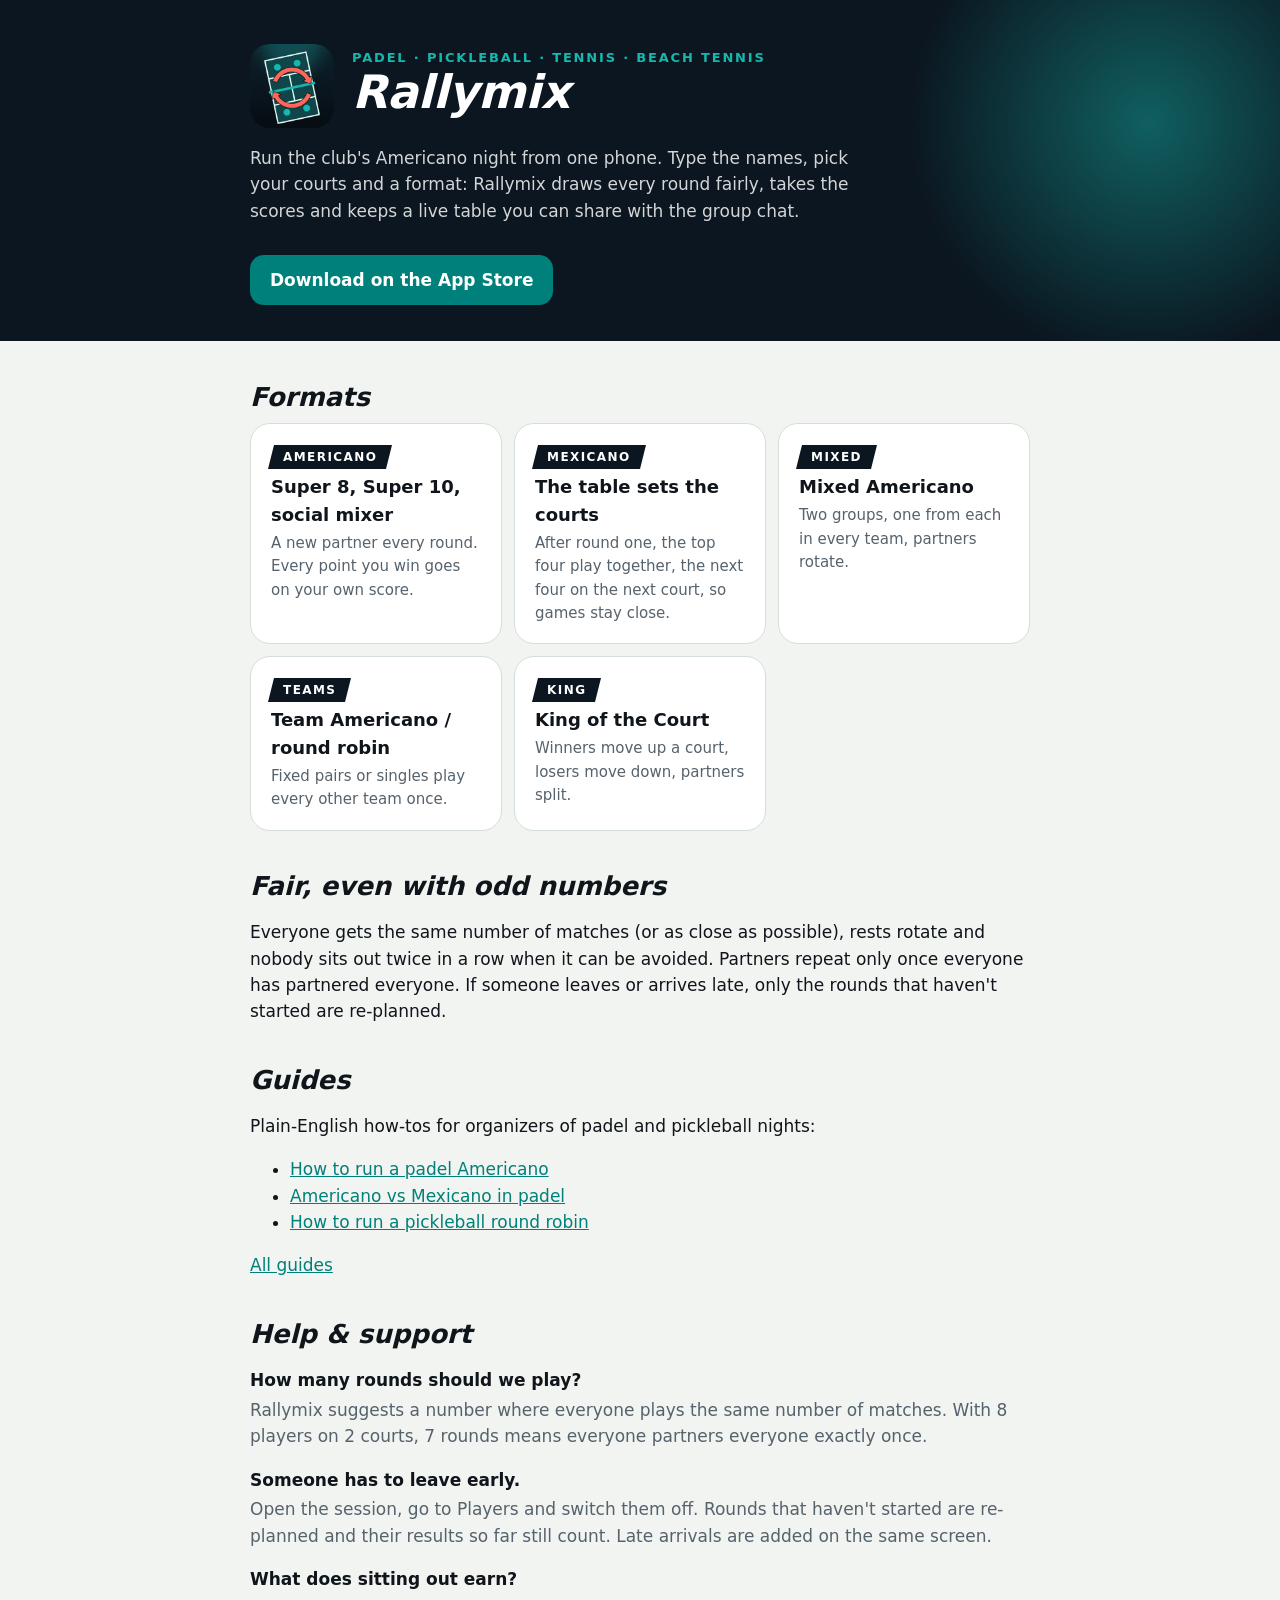
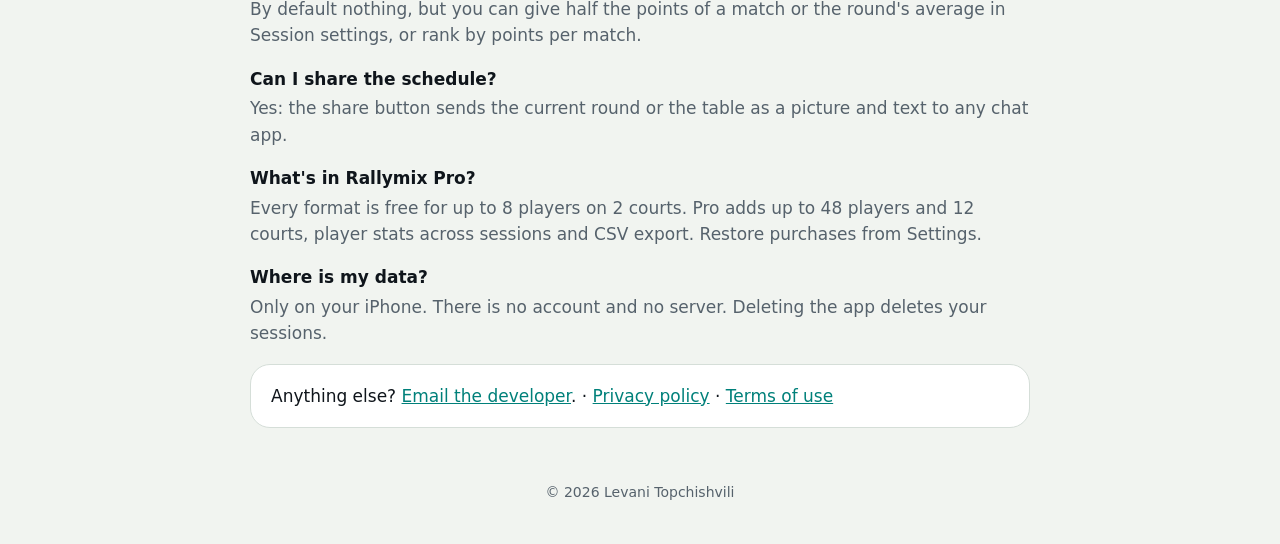
<file: docs/index.html>
<!doctype html>
<html lang="en"><head><meta charset="utf-8"><meta name="viewport" content="width=device-width, initial-scale=1">
<title>Rallymix — Americano, Mexicano &amp; round robin organizer for padel and pickleball</title>
<meta name="description" content="Rallymix draws fair rounds for padel Americano, Mexicano, mixed and team formats, pickleball round robins and King of the Court. Equal games, rotating rests, live table, one-tap scores. No account, no ads.">
<meta name="apple-itunes-app" content="app-id=6818208746"><link rel="icon" href="icon.png"><link rel="stylesheet" href="style.css"></head>
<body>
<section class="stage"><div class="wrap">
<div class="head"><img src="icon.png" alt="Rallymix icon"><div><div class="eyebrow">Padel · Pickleball · Tennis · Beach tennis</div><h1>Rallymix</h1></div></div>
<p class="lead">Run the club's Americano night from one phone. Type the names, pick your courts and a format: Rallymix draws every round fairly, takes the scores and keeps a live table you can share with the group chat.</p>
<a class="btn" href="https://apps.apple.com/app/id6818208746">Download on the App Store</a>
</div></section>
<main class="wrap">
<h2>Formats</h2>
<div class="grid">
<div class="card"><span class="tag"><span>Americano</span></span><h3>Super 8, Super 10, social mixer</h3><p>A new partner every round. Every point you win goes on your own score.</p></div>
<div class="card"><span class="tag"><span>Mexicano</span></span><h3>The table sets the courts</h3><p>After round one, the top four play together, the next four on the next court, so games stay close.</p></div>
<div class="card"><span class="tag"><span>Mixed</span></span><h3>Mixed Americano</h3><p>Two groups, one from each in every team, partners rotate.</p></div>
<div class="card"><span class="tag"><span>Teams</span></span><h3>Team Americano / round robin</h3><p>Fixed pairs or singles play every other team once.</p></div>
<div class="card"><span class="tag"><span>King</span></span><h3>King of the Court</h3><p>Winners move up a court, losers move down, partners split.</p></div>
</div>
<h2>Fair, even with odd numbers</h2>
<p>Everyone gets the same number of matches (or as close as possible), rests rotate and nobody sits out twice in a row when it can be avoided. Partners repeat only once everyone has partnered everyone. If someone leaves or arrives late, only the rounds that haven't started are re-planned.</p>
<h2>Guides</h2>
<p>Plain-English how-tos for organizers of padel and pickleball nights:</p>
<ul><li><a href="guides/how-to-run-a-padel-americano.html">How to run a padel Americano</a></li><li><a href="guides/americano-vs-mexicano-padel.html">Americano vs Mexicano in padel</a></li><li><a href="guides/pickleball-round-robin-format.html">How to run a pickleball round robin</a></li></ul>
<p><a href="guides/index.html">All guides</a></p>
<h2 id="support">Help &amp; support</h2>
<dl>
<dt>How many rounds should we play?</dt><dd>Rallymix suggests a number where everyone plays the same number of matches. With 8 players on 2 courts, 7 rounds means everyone partners everyone exactly once.</dd>
<dt>Someone has to leave early.</dt><dd>Open the session, go to Players and switch them off. Rounds that haven't started are re-planned and their results so far still count. Late arrivals are added on the same screen.</dd>
<dt>What does sitting out earn?</dt><dd>By default nothing, but you can give half the points of a match or the round's average in Session settings, or rank by points per match.</dd>
<dt>Can I share the schedule?</dt><dd>Yes: the share button sends the current round or the table as a picture and text to any chat app.</dd>
<dt>What's in Rallymix Pro?</dt><dd>Every format is free for up to 8 players on 2 courts. Pro adds up to 48 players and 12 courts, player stats across sessions and CSV export. Restore purchases from Settings.</dd>
<dt>Where is my data?</dt><dd>Only on your iPhone. There is no account and no server. Deleting the app deletes your sessions.</dd>
</dl>
<div class="card">Anything else? <a href="mailto:levan.topchishvili@gmail.com?subject=Rallymix">Email the developer</a>. · <a href="privacy.html">Privacy policy</a> · <a href="terms.html">Terms of use</a></div>
</main><footer>© 2026 Levani Topchishvili</footer></body></html>
</file>
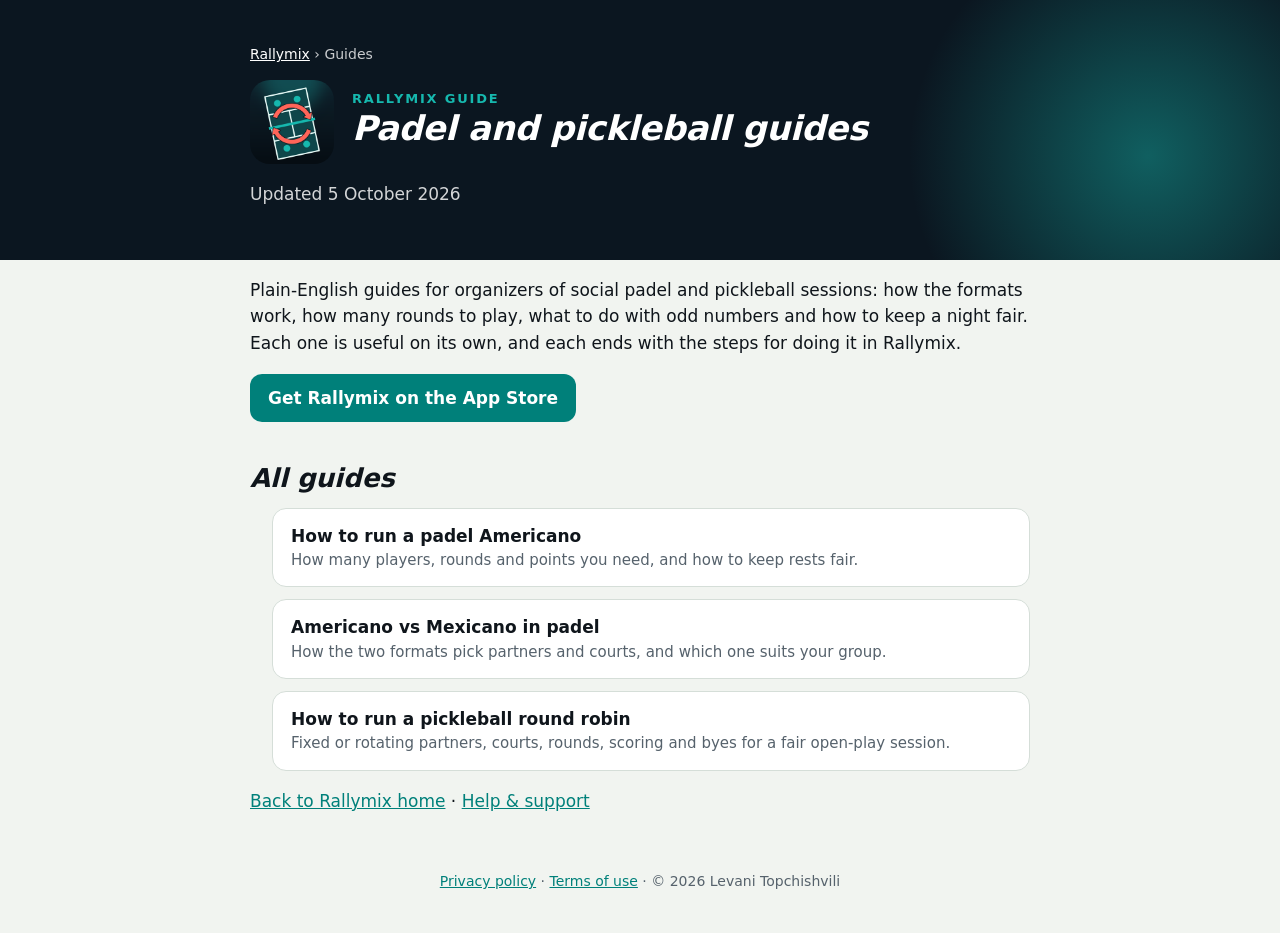
<file: docs/guides/index.html>
<!doctype html>
<html lang="en"><head><meta charset="utf-8"><meta name="viewport" content="width=device-width, initial-scale=1">
<title>Padel &amp; Pickleball Organizer Guides – Rallymix</title>
<meta name="description" content="How-to guides for padel Americano and Mexicano nights and pickleball round robins: rounds, scoring, rests and fair pairings, with step-by-step Rallymix help.">
<link rel="canonical" href="https://levan2002.github.io/rallymix/guides/">
<meta property="og:type" content="website">
<meta property="og:title" content="Padel &amp; Pickleball Organizer Guides – Rallymix">
<meta property="og:description" content="How-to guides for padel Americano and Mexicano nights and pickleball round robins: rounds, scoring, rests and fair pairings, with step-by-step Rallymix help.">
<meta property="og:url" content="https://levan2002.github.io/rallymix/guides/">
<meta property="og:site_name" content="Rallymix">
<meta property="og:image" content="https://levan2002.github.io/rallymix/icon.png">
<meta name="twitter:card" content="summary">
<meta name="apple-itunes-app" content="app-id=6818208746">
<link rel="icon" href="../icon.png"><link rel="stylesheet" href="../style.css">
<script type="application/ld+json">{"@context": "https://schema.org", "@type": "BreadcrumbList", "itemListElement": [{"@type": "ListItem", "position": 1, "name": "Rallymix", "item": "https://levan2002.github.io/rallymix/"}, {"@type": "ListItem", "position": 2, "name": "Guides", "item": "https://levan2002.github.io/rallymix/guides/"}]}</script>
</head>
<body>
<section class="stage"><div class="wrap">
<nav class="crumbs" aria-label="Breadcrumb"><a href="../index.html">Rallymix</a> › Guides</nav>
<div class="head"><img src="../icon.png" alt="Rallymix icon"><div><div class="eyebrow">Rallymix guide</div><h1 class="gt">Padel and pickleball guides</h1></div></div>
<p class="lead">Updated 5 October 2026</p>
</div></section>
<main class="wrap guide"><p>Plain-English guides for organizers of social padel and pickleball sessions: how the formats work, how many rounds to play, what to do with odd numbers and how to keep a night fair. Each one is useful on its own, and each ends with the steps for doing it in Rallymix.</p><p class="cta-row"><a class="cta" href="https://apps.apple.com/app/id6818208746">Get Rallymix on the App Store</a></p><h2>All guides</h2><ul class="glist"><li><a class="gcard" href="how-to-run-a-padel-americano.html"><span class="gtitle">How to run a padel Americano</span><span class="gsum">How many players, rounds and points you need, and how to keep rests fair.</span></a></li><li><a class="gcard" href="americano-vs-mexicano-padel.html"><span class="gtitle">Americano vs Mexicano in padel</span><span class="gsum">How the two formats pick partners and courts, and which one suits your group.</span></a></li><li><a class="gcard" href="pickleball-round-robin-format.html"><span class="gtitle">How to run a pickleball round robin</span><span class="gsum">Fixed or rotating partners, courts, rounds, scoring and byes for a fair open-play session.</span></a></li></ul><p><a href="../index.html">Back to Rallymix home</a> · <a href="../index.html#support">Help &amp; support</a></p></main>
<footer><a href="../privacy.html">Privacy policy</a> · <a href="../terms.html">Terms of use</a> · © 2026 Levani Topchishvili</footer></body></html>
</file>
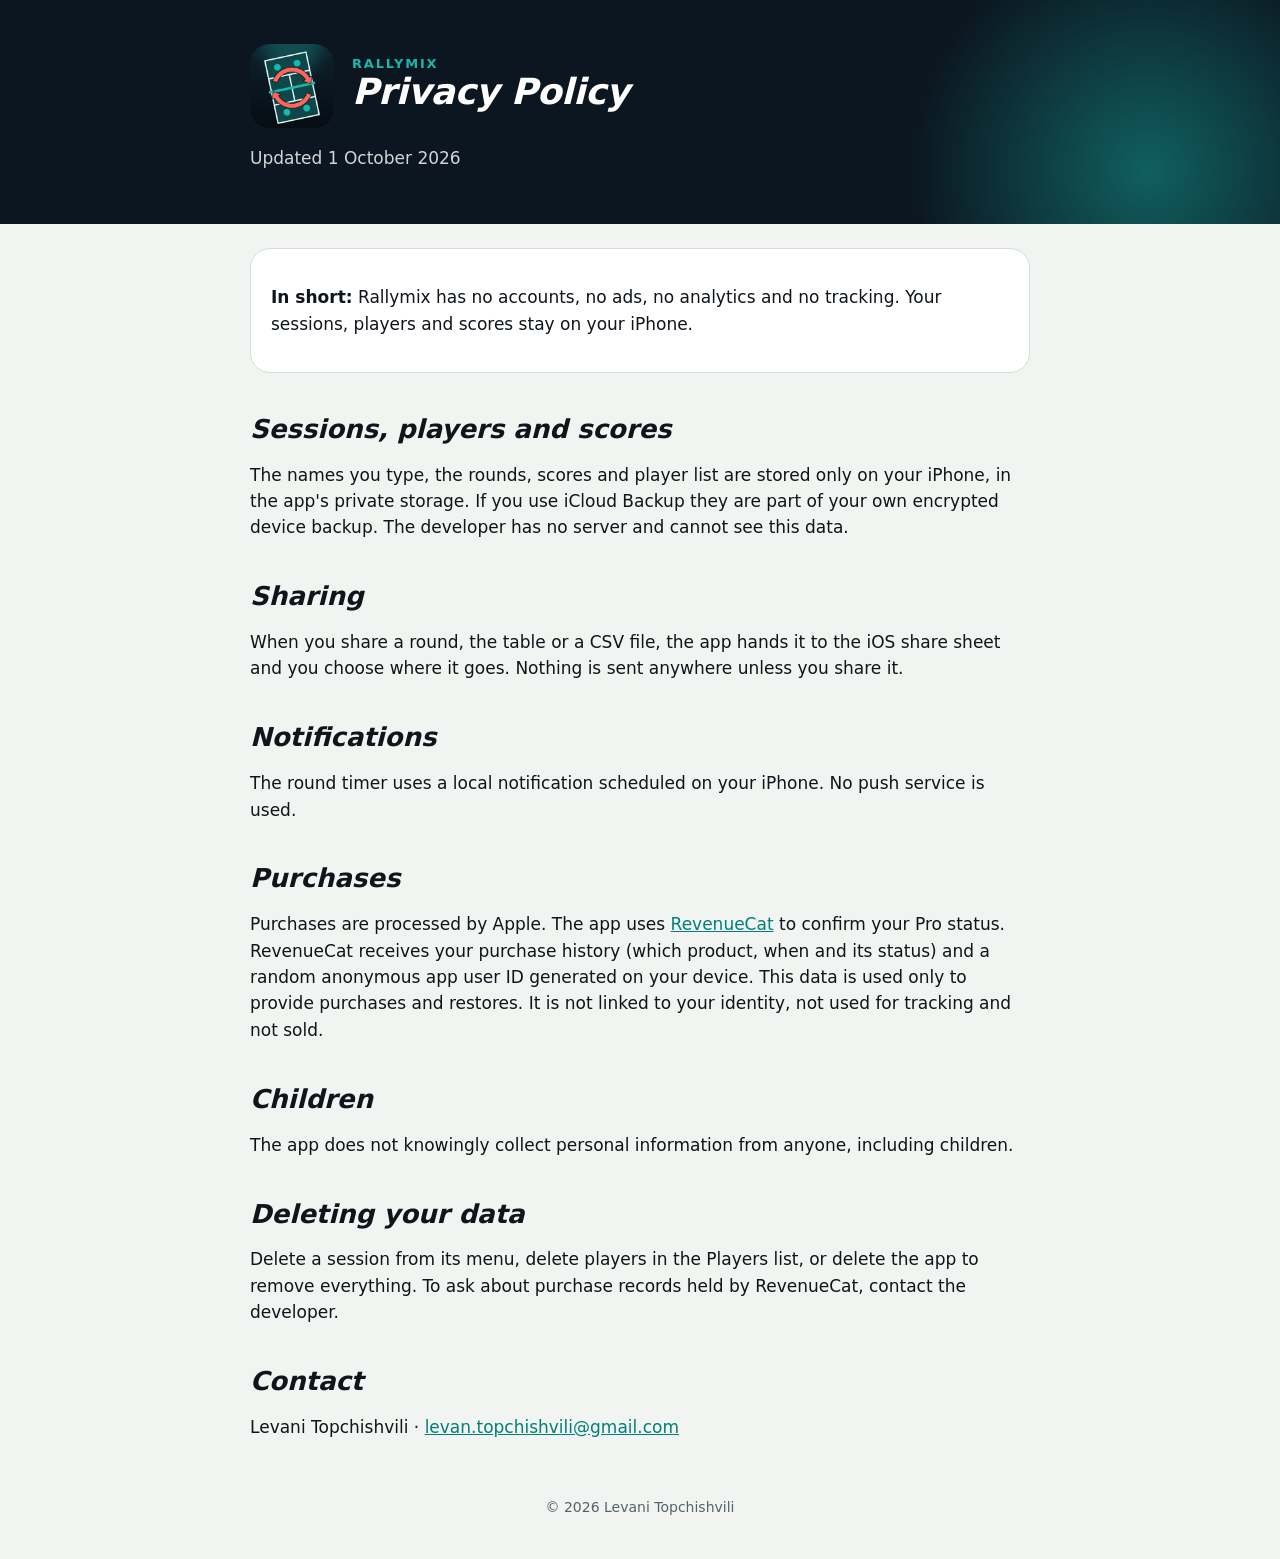
<file: docs/privacy.html>
<!doctype html>
<html lang="en"><head><meta charset="utf-8"><meta name="viewport" content="width=device-width, initial-scale=1">
<title>Rallymix — Privacy Policy</title><link rel="icon" href="icon.png"><link rel="stylesheet" href="style.css"></head>
<body>
<section class="stage"><div class="wrap"><div class="head"><img src="icon.png" alt=""><div><div class="eyebrow">Rallymix</div><h1 style="font-size:36px">Privacy Policy</h1></div></div>
<p class="lead">Updated 1 October 2026</p></div></section>
<main class="wrap">
<div class="card" style="margin-top:24px"><p><strong>In short:</strong> Rallymix has no accounts, no ads, no analytics and no tracking. Your sessions, players and scores stay on your iPhone.</p></div>
<h2>Sessions, players and scores</h2>
<p>The names you type, the rounds, scores and player list are stored only on your iPhone, in the app's private storage. If you use iCloud Backup they are part of your own encrypted device backup. The developer has no server and cannot see this data.</p>
<h2>Sharing</h2>
<p>When you share a round, the table or a CSV file, the app hands it to the iOS share sheet and you choose where it goes. Nothing is sent anywhere unless you share it.</p>
<h2>Notifications</h2>
<p>The round timer uses a local notification scheduled on your iPhone. No push service is used.</p>
<h2>Purchases</h2>
<p>Purchases are processed by Apple. The app uses <a href="https://www.revenuecat.com/privacy">RevenueCat</a> to confirm your Pro status. RevenueCat receives your purchase history (which product, when and its status) and a random anonymous app user ID generated on your device. This data is used only to provide purchases and restores. It is not linked to your identity, not used for tracking and not sold.</p>
<h2>Children</h2>
<p>The app does not knowingly collect personal information from anyone, including children.</p>
<h2>Deleting your data</h2>
<p>Delete a session from its menu, delete players in the Players list, or delete the app to remove everything. To ask about purchase records held by RevenueCat, contact the developer.</p>
<h2>Contact</h2>
<p>Levani Topchishvili · <a href="mailto:levan.topchishvili@gmail.com?subject=Rallymix%20privacy">levan.topchishvili@gmail.com</a></p>
</main><footer>© 2026 Levani Topchishvili</footer></body></html>
</file>
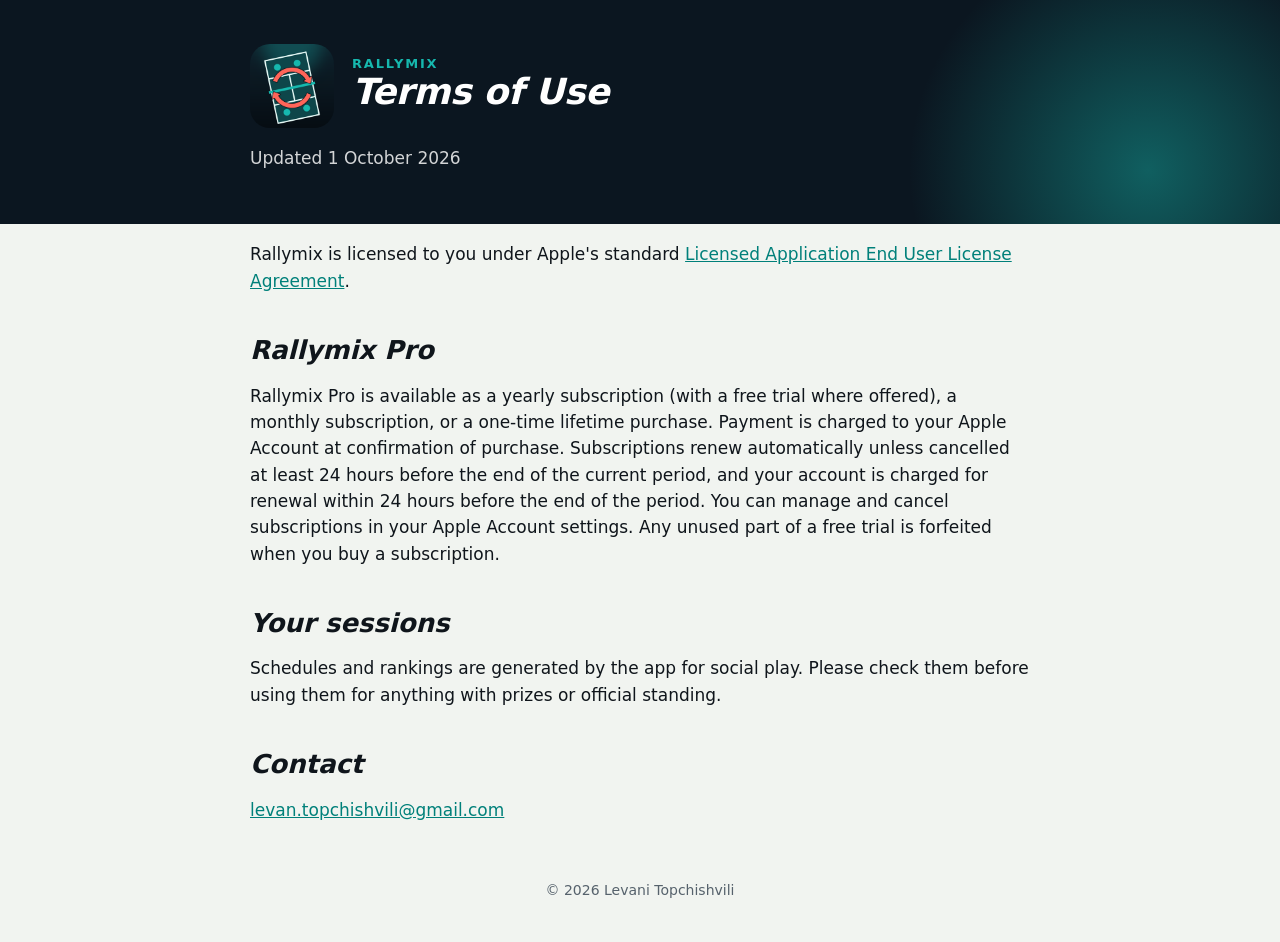
<file: docs/terms.html>
<!doctype html>
<html lang="en"><head><meta charset="utf-8"><meta name="viewport" content="width=device-width, initial-scale=1">
<title>Rallymix — Terms of Use</title><link rel="icon" href="icon.png"><link rel="stylesheet" href="style.css"></head>
<body>
<section class="stage"><div class="wrap"><div class="head"><img src="icon.png" alt=""><div><div class="eyebrow">Rallymix</div><h1 style="font-size:36px">Terms of Use</h1></div></div>
<p class="lead">Updated 1 October 2026</p></div></section>
<main class="wrap">
<p>Rallymix is licensed to you under Apple's standard <a href="https://www.apple.com/legal/internet-services/itunes/dev/stdeula/">Licensed Application End User License Agreement</a>.</p>
<h2>Rallymix Pro</h2>
<p>Rallymix Pro is available as a yearly subscription (with a free trial where offered), a monthly subscription, or a one-time lifetime purchase. Payment is charged to your Apple Account at confirmation of purchase. Subscriptions renew automatically unless cancelled at least 24 hours before the end of the current period, and your account is charged for renewal within 24 hours before the end of the period. You can manage and cancel subscriptions in your Apple Account settings. Any unused part of a free trial is forfeited when you buy a subscription.</p>
<h2>Your sessions</h2>
<p>Schedules and rankings are generated by the app for social play. Please check them before using them for anything with prizes or official standing.</p>
<h2>Contact</h2>
<p><a href="mailto:levan.topchishvili@gmail.com?subject=Rallymix">levan.topchishvili@gmail.com</a></p>
</main><footer>© 2026 Levani Topchishvili</footer></body></html>
</file>
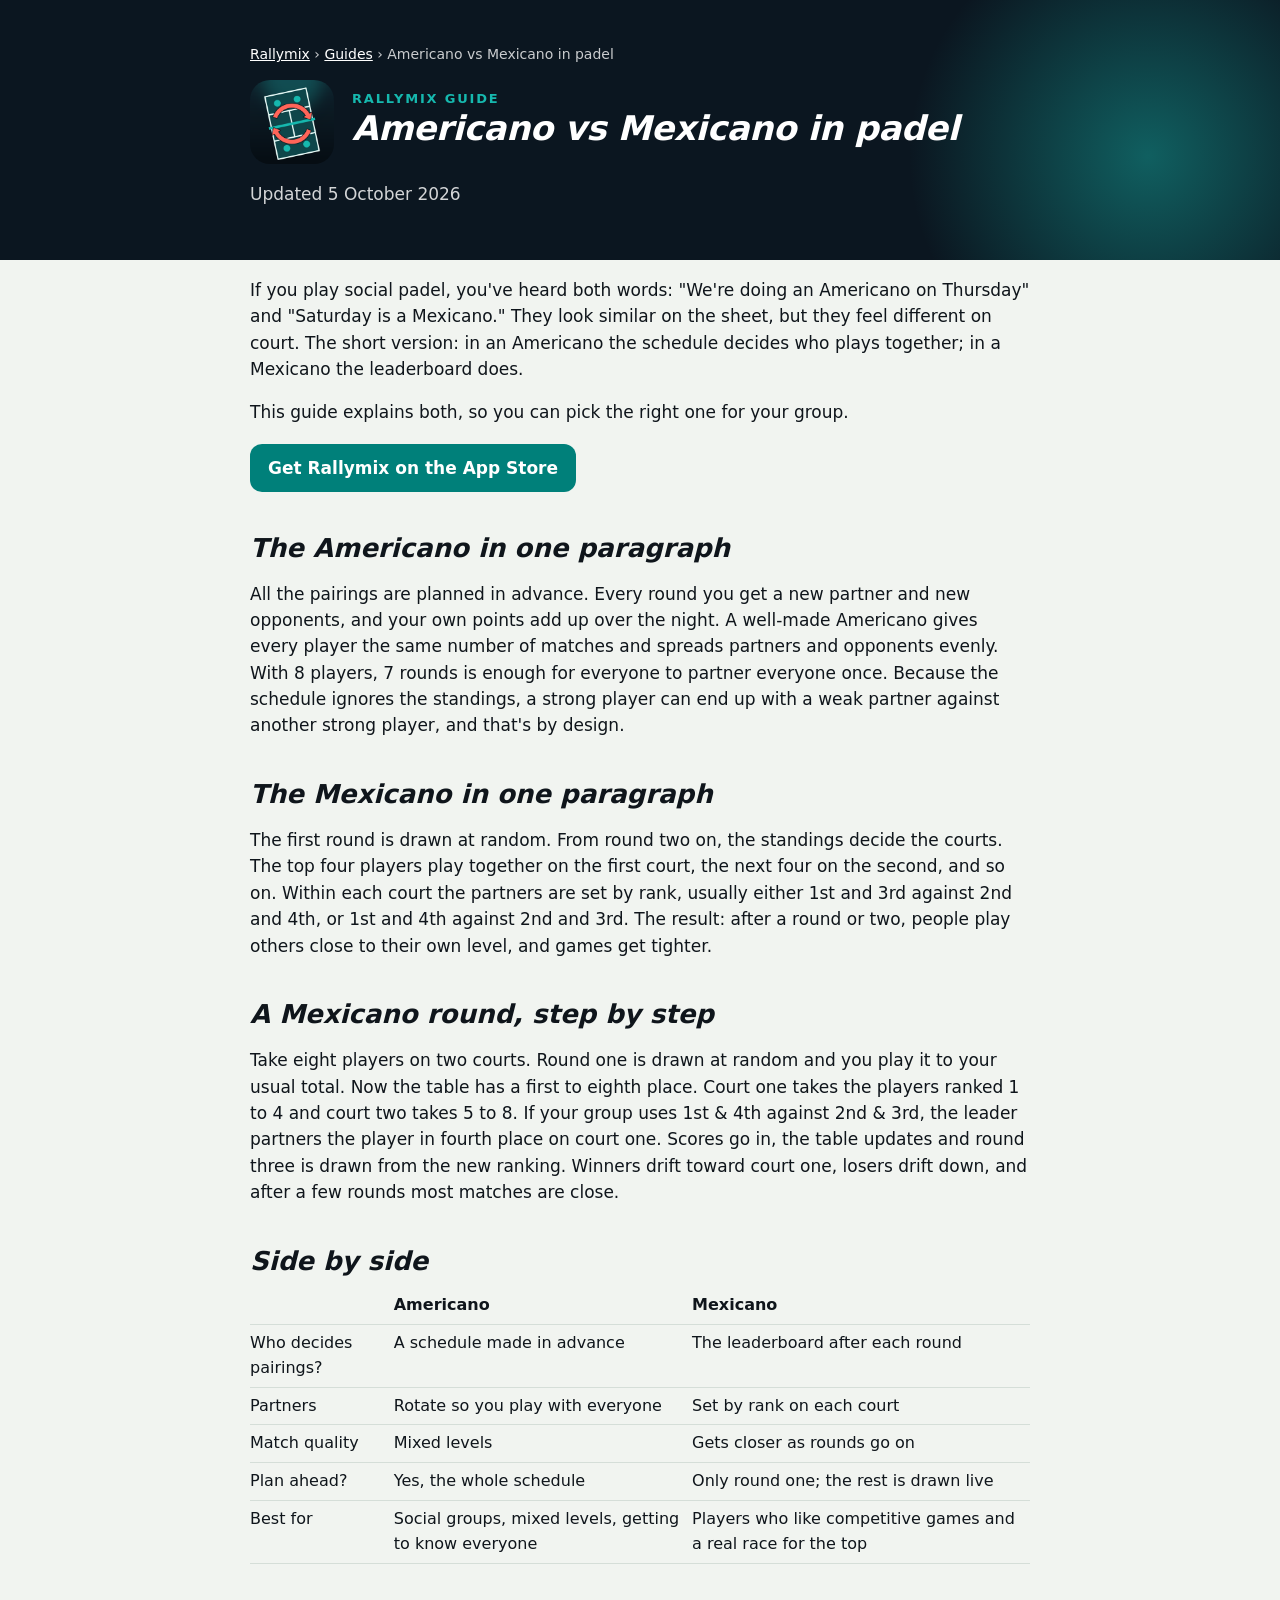
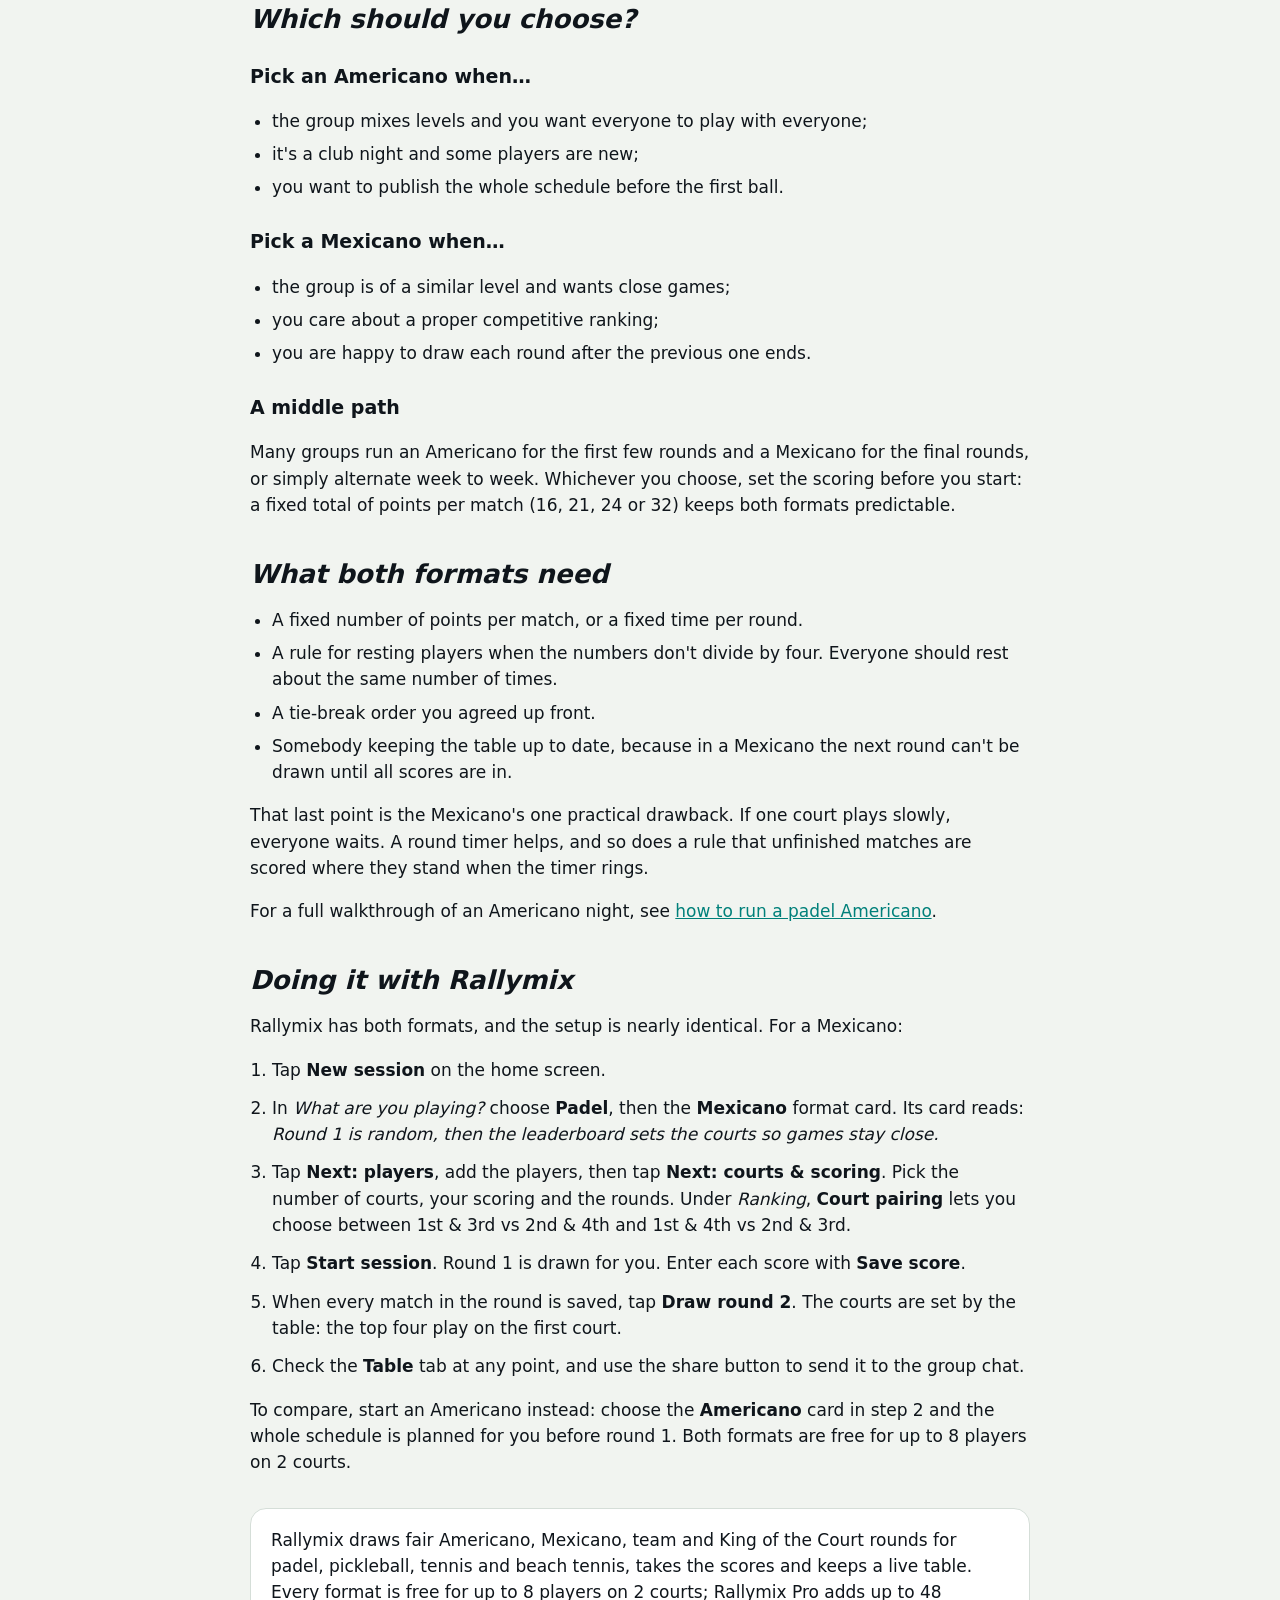
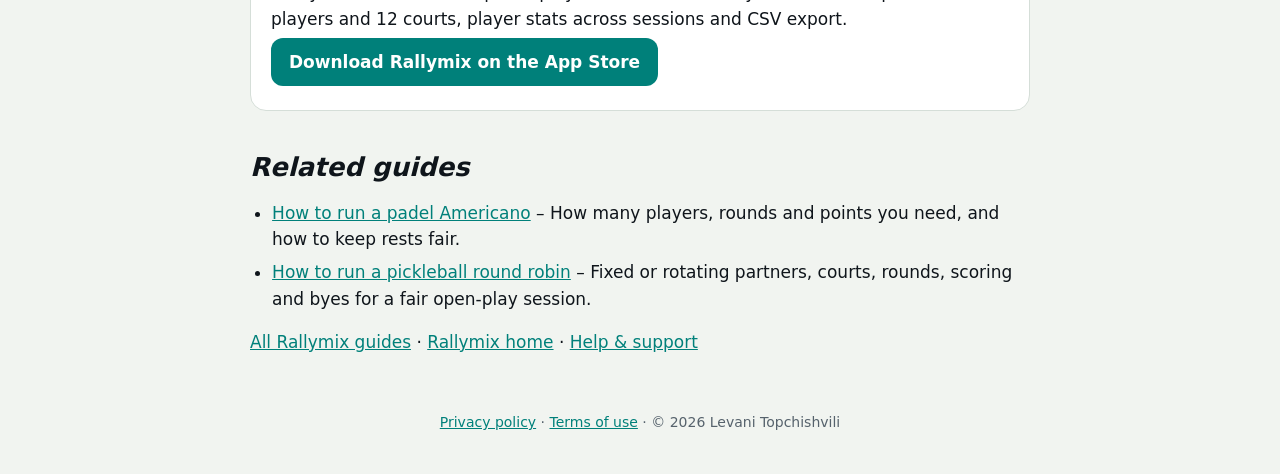
<file: docs/guides/americano-vs-mexicano-padel.html>
<!doctype html>
<html lang="en"><head><meta charset="utf-8"><meta name="viewport" content="width=device-width, initial-scale=1">
<title>Americano vs Mexicano in Padel: What's the Difference? – Rallymix</title>
<meta name="description" content="Americano or Mexicano? How the two padel formats differ, how each one sets partners and courts, which suits your group, and how to run both without confusion.">
<link rel="canonical" href="https://levan2002.github.io/rallymix/guides/americano-vs-mexicano-padel.html">
<meta property="og:type" content="article">
<meta property="og:title" content="Americano vs Mexicano in Padel: What's the Difference? – Rallymix">
<meta property="og:description" content="Americano or Mexicano? How the two padel formats differ, how each one sets partners and courts, which suits your group, and how to run both without confusion.">
<meta property="og:url" content="https://levan2002.github.io/rallymix/guides/americano-vs-mexicano-padel.html">
<meta property="og:site_name" content="Rallymix">
<meta property="og:image" content="https://levan2002.github.io/rallymix/icon.png">
<meta name="twitter:card" content="summary">
<meta name="apple-itunes-app" content="app-id=6818208746">
<link rel="icon" href="../icon.png"><link rel="stylesheet" href="../style.css">
<script type="application/ld+json">{"@context": "https://schema.org", "@type": "Article", "headline": "Americano vs Mexicano in padel", "description": "Americano or Mexicano? How the two padel formats differ, how each one sets partners and courts, which suits your group, and how to run both without confusion.", "author": {"@type": "Person", "name": "Levani Topchishvili"}, "datePublished": "2026-10-05", "dateModified": "2026-10-05", "mainEntityOfPage": "https://levan2002.github.io/rallymix/guides/americano-vs-mexicano-padel.html", "publisher": {"@type": "Person", "name": "Levani Topchishvili"}}</script>
<script type="application/ld+json">{"@context": "https://schema.org", "@type": "BreadcrumbList", "itemListElement": [{"@type": "ListItem", "position": 1, "name": "Rallymix", "item": "https://levan2002.github.io/rallymix/"}, {"@type": "ListItem", "position": 2, "name": "Guides", "item": "https://levan2002.github.io/rallymix/guides/"}, {"@type": "ListItem", "position": 3, "name": "Americano vs Mexicano in padel", "item": "https://levan2002.github.io/rallymix/guides/americano-vs-mexicano-padel.html"}]}</script>
</head>
<body>
<section class="stage"><div class="wrap">
<nav class="crumbs" aria-label="Breadcrumb"><a href="../index.html">Rallymix</a> › <a href="index.html">Guides</a> › Americano vs Mexicano in padel</nav>
<div class="head"><img src="../icon.png" alt="Rallymix icon"><div><div class="eyebrow">Rallymix guide</div><h1 class="gt">Americano vs Mexicano in padel</h1></div></div>
<p class="lead">Updated 5 October 2026</p>
</div></section>
<main class="wrap guide"><p>If you play social padel, you've heard both words: "We're doing an Americano on Thursday" and "Saturday is a Mexicano." They look similar on the sheet, but they feel different on court. The short version: in an Americano the schedule decides who plays together; in a Mexicano the leaderboard does.</p>
<p>This guide explains both, so you can pick the right one for your group.</p><p class="cta-row"><a class="cta" href="https://apps.apple.com/app/id6818208746">Get Rallymix on the App Store</a></p><h2>The Americano in one paragraph</h2>
<p>All the pairings are planned in advance. Every round you get a new partner and new opponents, and your own points add up over the night. A well-made Americano gives every player the same number of matches and spreads partners and opponents evenly. With 8 players, 7 rounds is enough for everyone to partner everyone once. Because the schedule ignores the standings, a strong player can end up with a weak partner against another strong player, and that's by design.</p>
<h2>The Mexicano in one paragraph</h2>
<p>The first round is drawn at random. From round two on, the standings decide the courts. The top four players play together on the first court, the next four on the second, and so on. Within each court the partners are set by rank, usually either 1st and 3rd against 2nd and 4th, or 1st and 4th against 2nd and 3rd. The result: after a round or two, people play others close to their own level, and games get tighter.</p>
<h2>A Mexicano round, step by step</h2>
<p>Take eight players on two courts. Round one is drawn at random and you play it to your usual total. Now the table has a first to eighth place. Court one takes the players ranked 1 to 4 and court two takes 5 to 8. If your group uses 1st &amp; 4th against 2nd &amp; 3rd, the leader partners the player in fourth place on court one. Scores go in, the table updates and round three is drawn from the new ranking. Winners drift toward court one, losers drift down, and after a few rounds most matches are close.</p>
<h2>Side by side</h2>
<div class="tablewrap"><table>
<tr><th></th><th>Americano</th><th>Mexicano</th></tr>
<tr><td>Who decides pairings?</td><td>A schedule made in advance</td><td>The leaderboard after each round</td></tr>
<tr><td>Partners</td><td>Rotate so you play with everyone</td><td>Set by rank on each court</td></tr>
<tr><td>Match quality</td><td>Mixed levels</td><td>Gets closer as rounds go on</td></tr>
<tr><td>Plan ahead?</td><td>Yes, the whole schedule</td><td>Only round one; the rest is drawn live</td></tr>
<tr><td>Best for</td><td>Social groups, mixed levels, getting to know everyone</td><td>Players who like competitive games and a real race for the top</td></tr>
</table></div>
<h2>Which should you choose?</h2>
<h3>Pick an Americano when…</h3>
<ul>
<li>the group mixes levels and you want everyone to play with everyone;</li>
<li>it's a club night and some players are new;</li>
<li>you want to publish the whole schedule before the first ball.</li>
</ul>
<h3>Pick a Mexicano when…</h3>
<ul>
<li>the group is of a similar level and wants close games;</li>
<li>you care about a proper competitive ranking;</li>
<li>you are happy to draw each round after the previous one ends.</li>
</ul>
<h3>A middle path</h3>
<p>Many groups run an Americano for the first few rounds and a Mexicano for the final rounds, or simply alternate week to week. Whichever you choose, set the scoring before you start: a fixed total of points per match (16, 21, 24 or 32) keeps both formats predictable.</p>
<h2>What both formats need</h2>
<ul>
<li>A fixed number of points per match, or a fixed time per round.</li>
<li>A rule for resting players when the numbers don't divide by four. Everyone should rest about the same number of times.</li>
<li>A tie-break order you agreed up front.</li>
<li>Somebody keeping the table up to date, because in a Mexicano the next round can't be drawn until all scores are in.</li>
</ul>
<p>That last point is the Mexicano's one practical drawback. If one court plays slowly, everyone waits. A round timer helps, and so does a rule that unfinished matches are scored where they stand when the timer rings.</p>
<p>For a full walkthrough of an Americano night, see <a href="how-to-run-a-padel-americano.html">how to run a padel Americano</a>.</p><h2>Doing it with Rallymix</h2><p>Rallymix has both formats, and the setup is nearly identical. For a Mexicano:</p><ol class="steps"><li>Tap <strong>New session</strong> on the home screen.</li><li>In <em>What are you playing?</em> choose <strong>Padel</strong>, then the <strong>Mexicano</strong> format card. Its card reads: <em>Round 1 is random, then the leaderboard sets the courts so games stay close.</em></li><li>Tap <strong>Next: players</strong>, add the players, then tap <strong>Next: courts &amp; scoring</strong>. Pick the number of courts, your scoring and the rounds. Under <em>Ranking</em>, <strong>Court pairing</strong> lets you choose between 1st &amp; 3rd vs 2nd &amp; 4th and 1st &amp; 4th vs 2nd &amp; 3rd.</li><li>Tap <strong>Start session</strong>. Round 1 is drawn for you. Enter each score with <strong>Save score</strong>.</li><li>When every match in the round is saved, tap <strong>Draw round 2</strong>. The courts are set by the table: the top four play on the first court.</li><li>Check the <strong>Table</strong> tab at any point, and use the share button to send it to the group chat.</li></ol><p>To compare, start an Americano instead: choose the <strong>Americano</strong> card in step 2 and the whole schedule is planned for you before round 1. Both formats are free for up to 8 players on 2 courts.</p><div class="cta-end"><p>Rallymix draws fair Americano, Mexicano, team and King of the Court rounds for padel, pickleball, tennis and beach tennis, takes the scores and keeps a live table. Every format is free for up to 8 players on 2 courts; Rallymix Pro adds up to 48 players and 12 courts, player stats across sessions and CSV export.</p><p class="cta-row"><a class="cta" href="https://apps.apple.com/app/id6818208746">Download Rallymix on the App Store</a></p></div><h2>Related guides</h2><ul><li><a href="how-to-run-a-padel-americano.html">How to run a padel Americano</a> – How many players, rounds and points you need, and how to keep rests fair.</li><li><a href="pickleball-round-robin-format.html">How to run a pickleball round robin</a> – Fixed or rotating partners, courts, rounds, scoring and byes for a fair open-play session.</li></ul><p><a href="index.html">All Rallymix guides</a> · <a href="../index.html">Rallymix home</a> · <a href="../index.html#support">Help &amp; support</a></p></main>
<footer><a href="../privacy.html">Privacy policy</a> · <a href="../terms.html">Terms of use</a> · © 2026 Levani Topchishvili</footer></body></html>
</file>
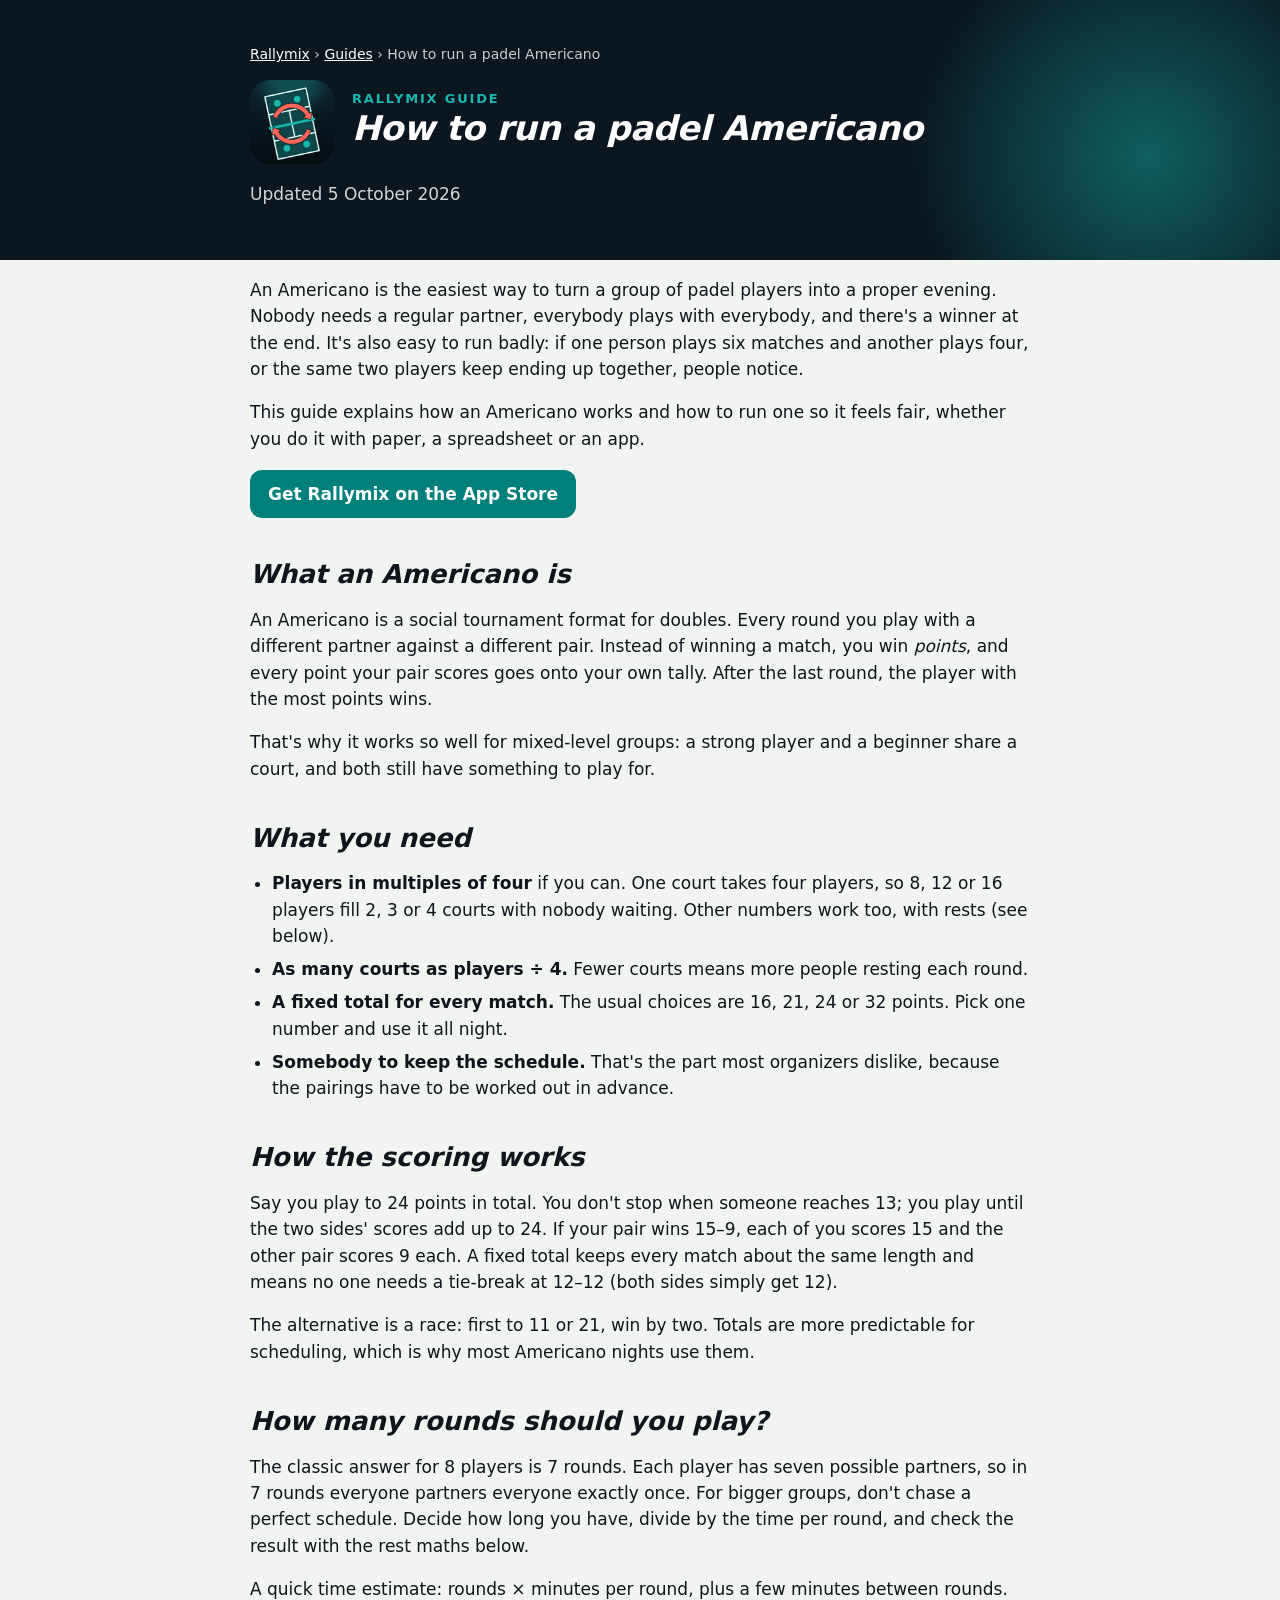
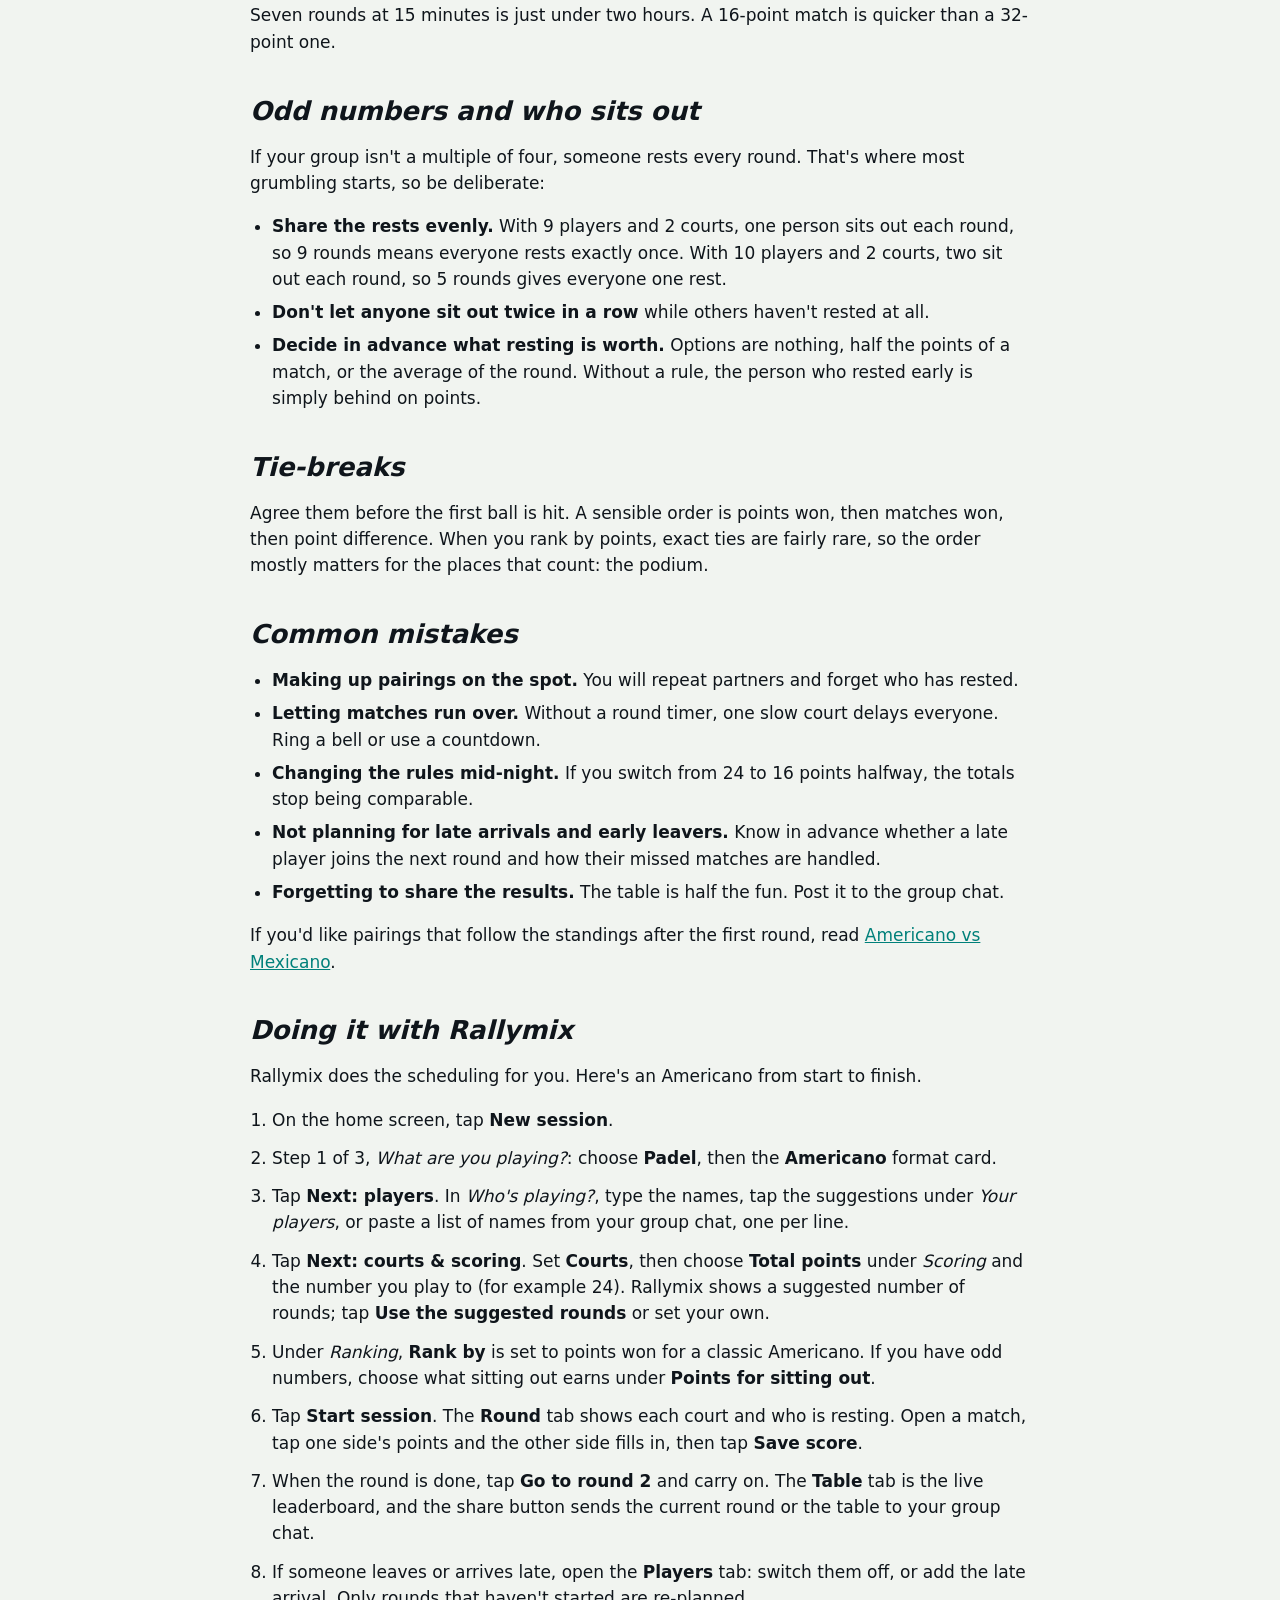
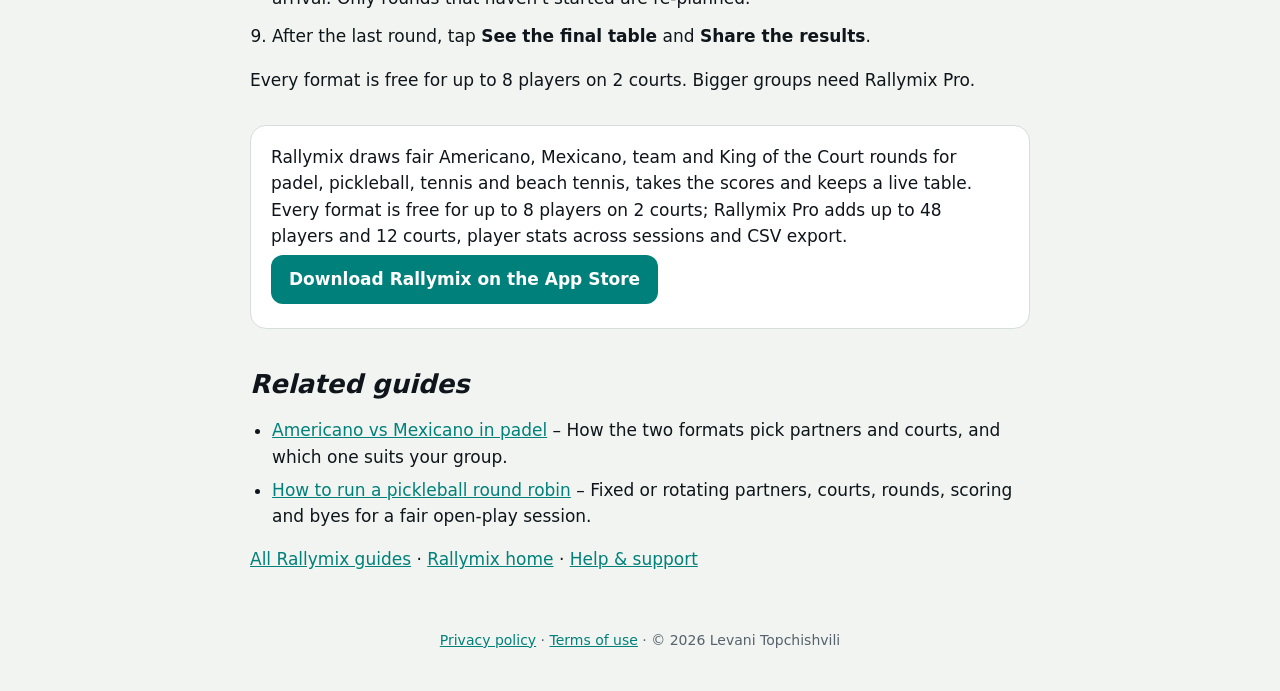
<file: docs/guides/how-to-run-a-padel-americano.html>
<!doctype html>
<html lang="en"><head><meta charset="utf-8"><meta name="viewport" content="width=device-width, initial-scale=1">
<title>How to Run a Padel Americano: Rounds, Scoring &amp; Rests – Rallymix</title>
<meta name="description" content="How to run a padel Americano: how many players and rounds you need, how the points work, what to do with odd numbers and how to keep every match fair.">
<link rel="canonical" href="https://levan2002.github.io/rallymix/guides/how-to-run-a-padel-americano.html">
<meta property="og:type" content="article">
<meta property="og:title" content="How to Run a Padel Americano: Rounds, Scoring &amp; Rests – Rallymix">
<meta property="og:description" content="How to run a padel Americano: how many players and rounds you need, how the points work, what to do with odd numbers and how to keep every match fair.">
<meta property="og:url" content="https://levan2002.github.io/rallymix/guides/how-to-run-a-padel-americano.html">
<meta property="og:site_name" content="Rallymix">
<meta property="og:image" content="https://levan2002.github.io/rallymix/icon.png">
<meta name="twitter:card" content="summary">
<meta name="apple-itunes-app" content="app-id=6818208746">
<link rel="icon" href="../icon.png"><link rel="stylesheet" href="../style.css">
<script type="application/ld+json">{"@context": "https://schema.org", "@type": "Article", "headline": "How to run a padel Americano", "description": "How to run a padel Americano: how many players and rounds you need, how the points work, what to do with odd numbers and how to keep every match fair.", "author": {"@type": "Person", "name": "Levani Topchishvili"}, "datePublished": "2026-10-05", "dateModified": "2026-10-05", "mainEntityOfPage": "https://levan2002.github.io/rallymix/guides/how-to-run-a-padel-americano.html", "publisher": {"@type": "Person", "name": "Levani Topchishvili"}}</script>
<script type="application/ld+json">{"@context": "https://schema.org", "@type": "BreadcrumbList", "itemListElement": [{"@type": "ListItem", "position": 1, "name": "Rallymix", "item": "https://levan2002.github.io/rallymix/"}, {"@type": "ListItem", "position": 2, "name": "Guides", "item": "https://levan2002.github.io/rallymix/guides/"}, {"@type": "ListItem", "position": 3, "name": "How to run a padel Americano", "item": "https://levan2002.github.io/rallymix/guides/how-to-run-a-padel-americano.html"}]}</script>
</head>
<body>
<section class="stage"><div class="wrap">
<nav class="crumbs" aria-label="Breadcrumb"><a href="../index.html">Rallymix</a> › <a href="index.html">Guides</a> › How to run a padel Americano</nav>
<div class="head"><img src="../icon.png" alt="Rallymix icon"><div><div class="eyebrow">Rallymix guide</div><h1 class="gt">How to run a padel Americano</h1></div></div>
<p class="lead">Updated 5 October 2026</p>
</div></section>
<main class="wrap guide"><p>An Americano is the easiest way to turn a group of padel players into a proper evening. Nobody needs a regular partner, everybody plays with everybody, and there's a winner at the end. It's also easy to run badly: if one person plays six matches and another plays four, or the same two players keep ending up together, people notice.</p>
<p>This guide explains how an Americano works and how to run one so it feels fair, whether you do it with paper, a spreadsheet or an app.</p><p class="cta-row"><a class="cta" href="https://apps.apple.com/app/id6818208746">Get Rallymix on the App Store</a></p><h2>What an Americano is</h2>
<p>An Americano is a social tournament format for doubles. Every round you play with a different partner against a different pair. Instead of winning a match, you win <em>points</em>, and every point your pair scores goes onto your own tally. After the last round, the player with the most points wins.</p>
<p>That's why it works so well for mixed-level groups: a strong player and a beginner share a court, and both still have something to play for.</p>
<h2>What you need</h2>
<ul>
<li><strong>Players in multiples of four</strong> if you can. One court takes four players, so 8, 12 or 16 players fill 2, 3 or 4 courts with nobody waiting. Other numbers work too, with rests (see below).</li>
<li><strong>As many courts as players ÷ 4.</strong> Fewer courts means more people resting each round.</li>
<li><strong>A fixed total for every match.</strong> The usual choices are 16, 21, 24 or 32 points. Pick one number and use it all night.</li>
<li><strong>Somebody to keep the schedule.</strong> That's the part most organizers dislike, because the pairings have to be worked out in advance.</li>
</ul>
<h2>How the scoring works</h2>
<p>Say you play to 24 points in total. You don't stop when someone reaches 13; you play until the two sides' scores add up to 24. If your pair wins 15–9, each of you scores 15 and the other pair scores 9 each. A fixed total keeps every match about the same length and means no one needs a tie-break at 12–12 (both sides simply get 12).</p>
<p>The alternative is a race: first to 11 or 21, win by two. Totals are more predictable for scheduling, which is why most Americano nights use them.</p>
<h2>How many rounds should you play?</h2>
<p>The classic answer for 8 players is 7 rounds. Each player has seven possible partners, so in 7 rounds everyone partners everyone exactly once. For bigger groups, don't chase a perfect schedule. Decide how long you have, divide by the time per round, and check the result with the rest maths below.</p>
<p>A quick time estimate: rounds × minutes per round, plus a few minutes between rounds. Seven rounds at 15 minutes is just under two hours. A 16-point match is quicker than a 32-point one.</p>
<h2>Odd numbers and who sits out</h2>
<p>If your group isn't a multiple of four, someone rests every round. That's where most grumbling starts, so be deliberate:</p>
<ul>
<li><strong>Share the rests evenly.</strong> With 9 players and 2 courts, one person sits out each round, so 9 rounds means everyone rests exactly once. With 10 players and 2 courts, two sit out each round, so 5 rounds gives everyone one rest.</li>
<li><strong>Don't let anyone sit out twice in a row</strong> while others haven't rested at all.</li>
<li><strong>Decide in advance what resting is worth.</strong> Options are nothing, half the points of a match, or the average of the round. Without a rule, the person who rested early is simply behind on points.</li>
</ul>
<h2>Tie-breaks</h2>
<p>Agree them before the first ball is hit. A sensible order is points won, then matches won, then point difference. When you rank by points, exact ties are fairly rare, so the order mostly matters for the places that count: the podium.</p>
<h2>Common mistakes</h2>
<ul>
<li><strong>Making up pairings on the spot.</strong> You will repeat partners and forget who has rested.</li>
<li><strong>Letting matches run over.</strong> Without a round timer, one slow court delays everyone. Ring a bell or use a countdown.</li>
<li><strong>Changing the rules mid-night.</strong> If you switch from 24 to 16 points halfway, the totals stop being comparable.</li>
<li><strong>Not planning for late arrivals and early leavers.</strong> Know in advance whether a late player joins the next round and how their missed matches are handled.</li>
<li><strong>Forgetting to share the results.</strong> The table is half the fun. Post it to the group chat.</li>
</ul>
<p>If you'd like pairings that follow the standings after the first round, read <a href="americano-vs-mexicano-padel.html">Americano vs Mexicano</a>.</p><h2>Doing it with Rallymix</h2><p>Rallymix does the scheduling for you. Here's an Americano from start to finish.</p><ol class="steps"><li>On the home screen, tap <strong>New session</strong>.</li><li>Step 1 of 3, <em>What are you playing?</em>: choose <strong>Padel</strong>, then the <strong>Americano</strong> format card.</li><li>Tap <strong>Next: players</strong>. In <em>Who's playing?</em>, type the names, tap the suggestions under <em>Your players</em>, or paste a list of names from your group chat, one per line.</li><li>Tap <strong>Next: courts &amp; scoring</strong>. Set <strong>Courts</strong>, then choose <strong>Total points</strong> under <em>Scoring</em> and the number you play to (for example 24). Rallymix shows a suggested number of rounds; tap <strong>Use the suggested rounds</strong> or set your own.</li><li>Under <em>Ranking</em>, <strong>Rank by</strong> is set to points won for a classic Americano. If you have odd numbers, choose what sitting out earns under <strong>Points for sitting out</strong>.</li><li>Tap <strong>Start session</strong>. The <strong>Round</strong> tab shows each court and who is resting. Open a match, tap one side's points and the other side fills in, then tap <strong>Save score</strong>.</li><li>When the round is done, tap <strong>Go to round 2</strong> and carry on. The <strong>Table</strong> tab is the live leaderboard, and the share button sends the current round or the table to your group chat.</li><li>If someone leaves or arrives late, open the <strong>Players</strong> tab: switch them off, or add the late arrival. Only rounds that haven't started are re-planned.</li><li>After the last round, tap <strong>See the final table</strong> and <strong>Share the results</strong>.</li></ol><p>Every format is free for up to 8 players on 2 courts. Bigger groups need Rallymix Pro.</p><div class="cta-end"><p>Rallymix draws fair Americano, Mexicano, team and King of the Court rounds for padel, pickleball, tennis and beach tennis, takes the scores and keeps a live table. Every format is free for up to 8 players on 2 courts; Rallymix Pro adds up to 48 players and 12 courts, player stats across sessions and CSV export.</p><p class="cta-row"><a class="cta" href="https://apps.apple.com/app/id6818208746">Download Rallymix on the App Store</a></p></div><h2>Related guides</h2><ul><li><a href="americano-vs-mexicano-padel.html">Americano vs Mexicano in padel</a> – How the two formats pick partners and courts, and which one suits your group.</li><li><a href="pickleball-round-robin-format.html">How to run a pickleball round robin</a> – Fixed or rotating partners, courts, rounds, scoring and byes for a fair open-play session.</li></ul><p><a href="index.html">All Rallymix guides</a> · <a href="../index.html">Rallymix home</a> · <a href="../index.html#support">Help &amp; support</a></p></main>
<footer><a href="../privacy.html">Privacy policy</a> · <a href="../terms.html">Terms of use</a> · © 2026 Levani Topchishvili</footer></body></html>
</file>
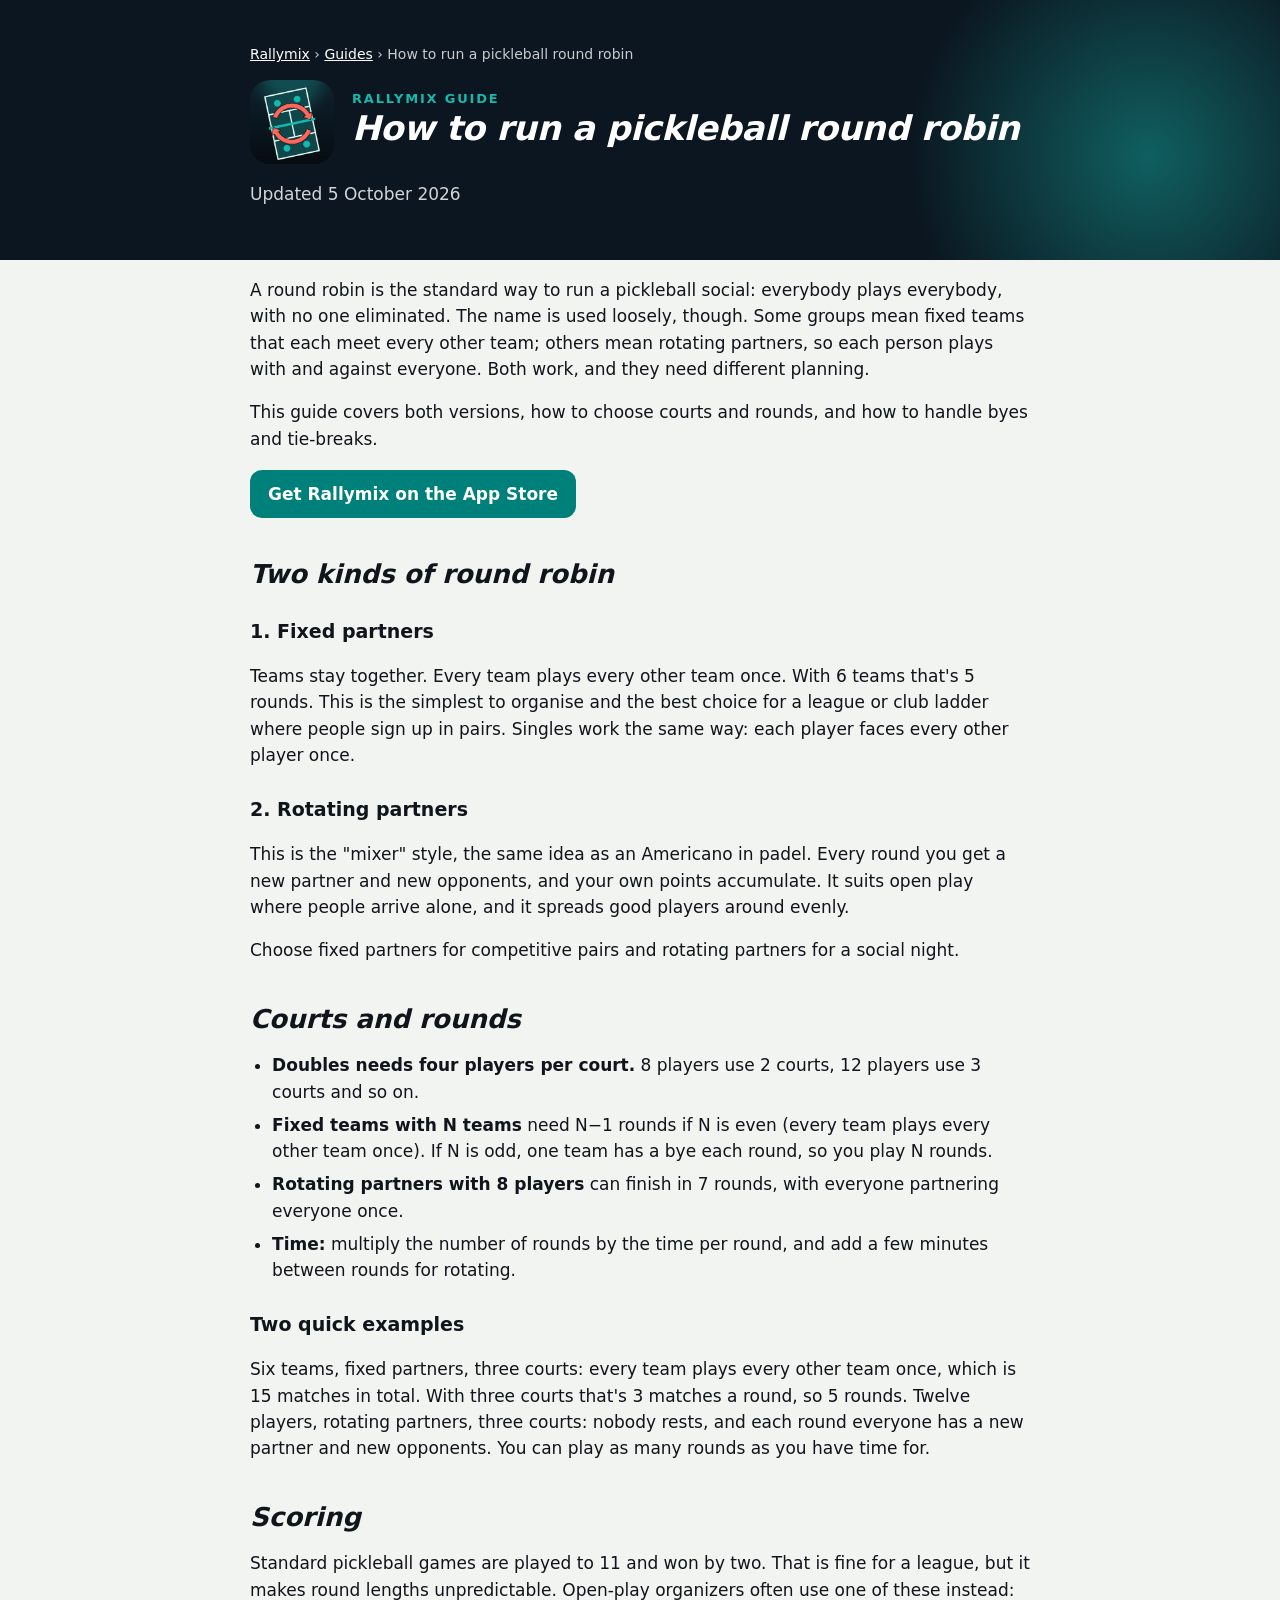
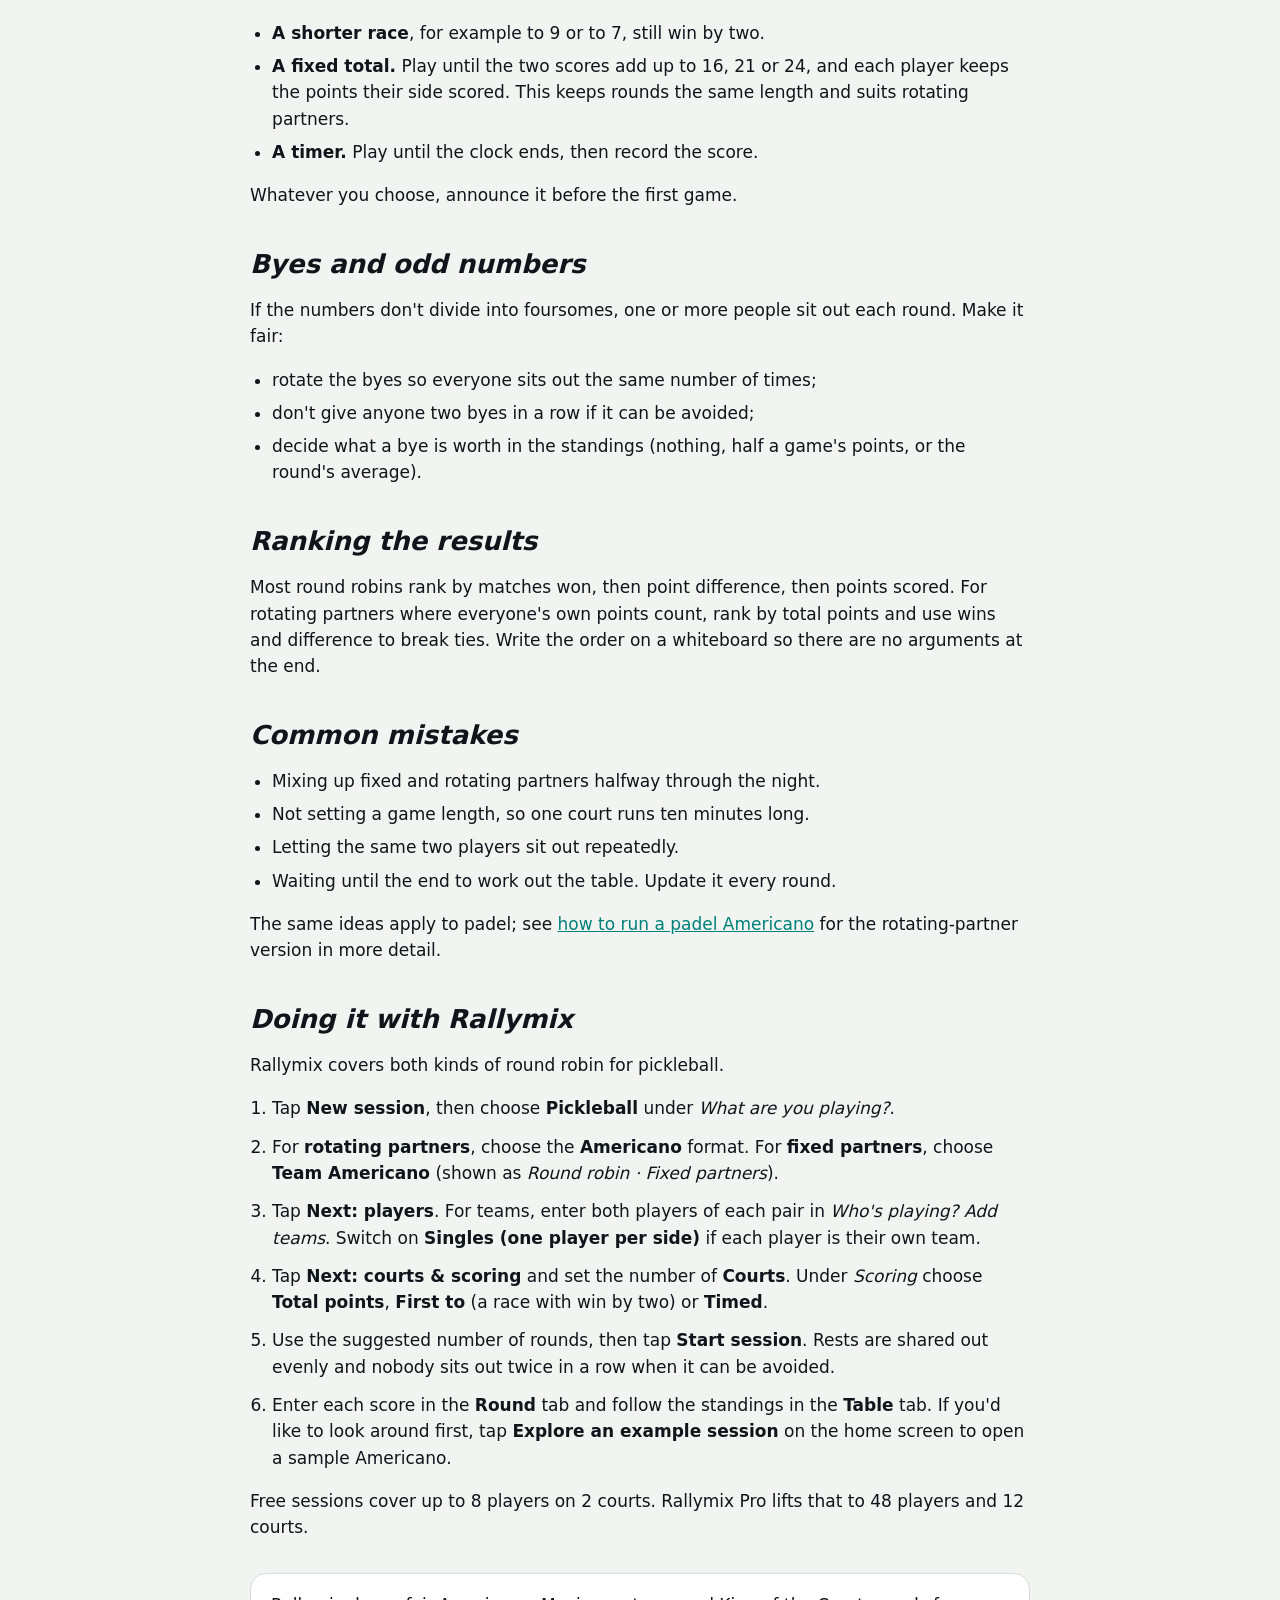
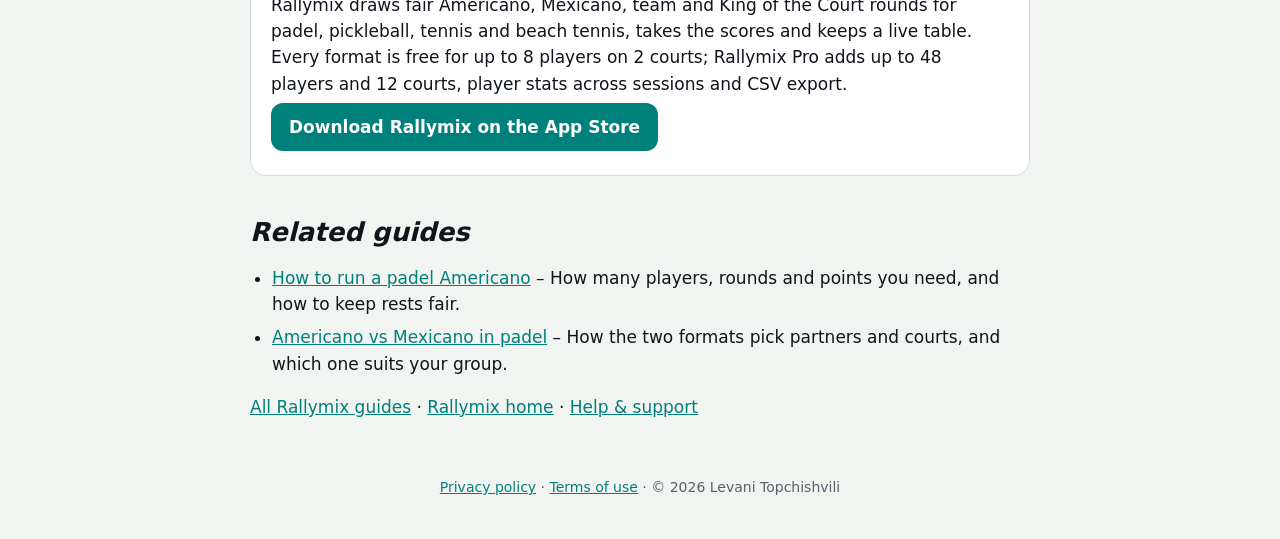
<file: docs/guides/pickleball-round-robin-format.html>
<!doctype html>
<html lang="en"><head><meta charset="utf-8"><meta name="viewport" content="width=device-width, initial-scale=1">
<title>Pickleball Round Robin Format: How to Run One Fairly – Rallymix</title>
<meta name="description" content="How a pickleball round robin works: fixed or rotating partners, how many courts and rounds you need, scoring, byes and tie-breaks, with simple examples.">
<link rel="canonical" href="https://levan2002.github.io/rallymix/guides/pickleball-round-robin-format.html">
<meta property="og:type" content="article">
<meta property="og:title" content="Pickleball Round Robin Format: How to Run One Fairly – Rallymix">
<meta property="og:description" content="How a pickleball round robin works: fixed or rotating partners, how many courts and rounds you need, scoring, byes and tie-breaks, with simple examples.">
<meta property="og:url" content="https://levan2002.github.io/rallymix/guides/pickleball-round-robin-format.html">
<meta property="og:site_name" content="Rallymix">
<meta property="og:image" content="https://levan2002.github.io/rallymix/icon.png">
<meta name="twitter:card" content="summary">
<meta name="apple-itunes-app" content="app-id=6818208746">
<link rel="icon" href="../icon.png"><link rel="stylesheet" href="../style.css">
<script type="application/ld+json">{"@context": "https://schema.org", "@type": "Article", "headline": "How to run a pickleball round robin", "description": "How a pickleball round robin works: fixed or rotating partners, how many courts and rounds you need, scoring, byes and tie-breaks, with simple examples.", "author": {"@type": "Person", "name": "Levani Topchishvili"}, "datePublished": "2026-10-05", "dateModified": "2026-10-05", "mainEntityOfPage": "https://levan2002.github.io/rallymix/guides/pickleball-round-robin-format.html", "publisher": {"@type": "Person", "name": "Levani Topchishvili"}}</script>
<script type="application/ld+json">{"@context": "https://schema.org", "@type": "BreadcrumbList", "itemListElement": [{"@type": "ListItem", "position": 1, "name": "Rallymix", "item": "https://levan2002.github.io/rallymix/"}, {"@type": "ListItem", "position": 2, "name": "Guides", "item": "https://levan2002.github.io/rallymix/guides/"}, {"@type": "ListItem", "position": 3, "name": "How to run a pickleball round robin", "item": "https://levan2002.github.io/rallymix/guides/pickleball-round-robin-format.html"}]}</script>
</head>
<body>
<section class="stage"><div class="wrap">
<nav class="crumbs" aria-label="Breadcrumb"><a href="../index.html">Rallymix</a> › <a href="index.html">Guides</a> › How to run a pickleball round robin</nav>
<div class="head"><img src="../icon.png" alt="Rallymix icon"><div><div class="eyebrow">Rallymix guide</div><h1 class="gt">How to run a pickleball round robin</h1></div></div>
<p class="lead">Updated 5 October 2026</p>
</div></section>
<main class="wrap guide"><p>A round robin is the standard way to run a pickleball social: everybody plays everybody, with no one eliminated. The name is used loosely, though. Some groups mean fixed teams that each meet every other team; others mean rotating partners, so each person plays with and against everyone. Both work, and they need different planning.</p>
<p>This guide covers both versions, how to choose courts and rounds, and how to handle byes and tie-breaks.</p><p class="cta-row"><a class="cta" href="https://apps.apple.com/app/id6818208746">Get Rallymix on the App Store</a></p><h2>Two kinds of round robin</h2>
<h3>1. Fixed partners</h3>
<p>Teams stay together. Every team plays every other team once. With 6 teams that's 5 rounds. This is the simplest to organise and the best choice for a league or club ladder where people sign up in pairs. Singles work the same way: each player faces every other player once.</p>
<h3>2. Rotating partners</h3>
<p>This is the "mixer" style, the same idea as an Americano in padel. Every round you get a new partner and new opponents, and your own points accumulate. It suits open play where people arrive alone, and it spreads good players around evenly.</p>
<p>Choose fixed partners for competitive pairs and rotating partners for a social night.</p>
<h2>Courts and rounds</h2>
<ul>
<li><strong>Doubles needs four players per court.</strong> 8 players use 2 courts, 12 players use 3 courts and so on.</li>
<li><strong>Fixed teams with N teams</strong> need N−1 rounds if N is even (every team plays every other team once). If N is odd, one team has a bye each round, so you play N rounds.</li>
<li><strong>Rotating partners with 8 players</strong> can finish in 7 rounds, with everyone partnering everyone once.</li>
<li><strong>Time:</strong> multiply the number of rounds by the time per round, and add a few minutes between rounds for rotating.</li>
</ul>
<h3>Two quick examples</h3>
<p>Six teams, fixed partners, three courts: every team plays every other team once, which is 15 matches in total. With three courts that's 3 matches a round, so 5 rounds. Twelve players, rotating partners, three courts: nobody rests, and each round everyone has a new partner and new opponents. You can play as many rounds as you have time for.</p>
<h2>Scoring</h2>
<p>Standard pickleball games are played to 11 and won by two. That is fine for a league, but it makes round lengths unpredictable. Open-play organizers often use one of these instead:</p>
<ul>
<li><strong>A shorter race</strong>, for example to 9 or to 7, still win by two.</li>
<li><strong>A fixed total.</strong> Play until the two scores add up to 16, 21 or 24, and each player keeps the points their side scored. This keeps rounds the same length and suits rotating partners.</li>
<li><strong>A timer.</strong> Play until the clock ends, then record the score.</li>
</ul>
<p>Whatever you choose, announce it before the first game.</p>
<h2>Byes and odd numbers</h2>
<p>If the numbers don't divide into foursomes, one or more people sit out each round. Make it fair:</p>
<ul>
<li>rotate the byes so everyone sits out the same number of times;</li>
<li>don't give anyone two byes in a row if it can be avoided;</li>
<li>decide what a bye is worth in the standings (nothing, half a game's points, or the round's average).</li>
</ul>
<h2>Ranking the results</h2>
<p>Most round robins rank by matches won, then point difference, then points scored. For rotating partners where everyone's own points count, rank by total points and use wins and difference to break ties. Write the order on a whiteboard so there are no arguments at the end.</p>
<h2>Common mistakes</h2>
<ul>
<li>Mixing up fixed and rotating partners halfway through the night.</li>
<li>Not setting a game length, so one court runs ten minutes long.</li>
<li>Letting the same two players sit out repeatedly.</li>
<li>Waiting until the end to work out the table. Update it every round.</li>
</ul>
<p>The same ideas apply to padel; see <a href="how-to-run-a-padel-americano.html">how to run a padel Americano</a> for the rotating-partner version in more detail.</p><h2>Doing it with Rallymix</h2><p>Rallymix covers both kinds of round robin for pickleball.</p><ol class="steps"><li>Tap <strong>New session</strong>, then choose <strong>Pickleball</strong> under <em>What are you playing?</em>.</li><li>For <strong>rotating partners</strong>, choose the <strong>Americano</strong> format. For <strong>fixed partners</strong>, choose <strong>Team Americano</strong> (shown as <em>Round robin · Fixed partners</em>).</li><li>Tap <strong>Next: players</strong>. For teams, enter both players of each pair in <em>Who's playing? Add teams</em>. Switch on <strong>Singles (one player per side)</strong> if each player is their own team.</li><li>Tap <strong>Next: courts &amp; scoring</strong> and set the number of <strong>Courts</strong>. Under <em>Scoring</em> choose <strong>Total points</strong>, <strong>First to</strong> (a race with win by two) or <strong>Timed</strong>.</li><li>Use the suggested number of rounds, then tap <strong>Start session</strong>. Rests are shared out evenly and nobody sits out twice in a row when it can be avoided.</li><li>Enter each score in the <strong>Round</strong> tab and follow the standings in the <strong>Table</strong> tab. If you'd like to look around first, tap <strong>Explore an example session</strong> on the home screen to open a sample Americano.</li></ol><p>Free sessions cover up to 8 players on 2 courts. Rallymix Pro lifts that to 48 players and 12 courts.</p><div class="cta-end"><p>Rallymix draws fair Americano, Mexicano, team and King of the Court rounds for padel, pickleball, tennis and beach tennis, takes the scores and keeps a live table. Every format is free for up to 8 players on 2 courts; Rallymix Pro adds up to 48 players and 12 courts, player stats across sessions and CSV export.</p><p class="cta-row"><a class="cta" href="https://apps.apple.com/app/id6818208746">Download Rallymix on the App Store</a></p></div><h2>Related guides</h2><ul><li><a href="how-to-run-a-padel-americano.html">How to run a padel Americano</a> – How many players, rounds and points you need, and how to keep rests fair.</li><li><a href="americano-vs-mexicano-padel.html">Americano vs Mexicano in padel</a> – How the two formats pick partners and courts, and which one suits your group.</li></ul><p><a href="index.html">All Rallymix guides</a> · <a href="../index.html">Rallymix home</a> · <a href="../index.html#support">Help &amp; support</a></p></main>
<footer><a href="../privacy.html">Privacy policy</a> · <a href="../terms.html">Terms of use</a> · © 2026 Levani Topchishvili</footer></body></html>
</file>
<file: docs/style.css>
:root{--court:#00807A;--court2:#16B8AE;--ink:#0F151B;--soft:#56626C;--chalk:#F1F4F0;--night:#0B1620;--coral:#E8443A;--line:#D5DED8}
*{box-sizing:border-box}
body{margin:0;font:17px/1.55 -apple-system,BlinkMacSystemFont,"SF Pro Text",Inter,system-ui,sans-serif;color:var(--ink);background:var(--chalk)}
a{color:var(--court)}
.wrap{max-width:820px;margin:0 auto;padding:0 20px}
.stage{background:var(--night);color:#fff;padding:44px 0 36px;position:relative;overflow:hidden}
.stage:after{content:"";position:absolute;inset:-40% -10% auto auto;width:520px;height:520px;background:radial-gradient(circle,rgba(22,184,174,.45),transparent 65%)}
.head{display:flex;gap:18px;align-items:center;position:relative;z-index:1}
.head img{width:84px;height:84px;border-radius:20px}
.eyebrow{font:700 13px/1 -apple-system,system-ui;letter-spacing:.14em;text-transform:uppercase;color:var(--court2)}
h1{font:italic 900 46px/1.02 -apple-system,"SF Pro Display",system-ui;letter-spacing:-.01em;margin:.12em 0}
.lead{position:relative;z-index:1;color:rgba(255,255,255,.82);max-width:640px}
h2{font:italic 800 26px/1.15 -apple-system,"SF Pro Display",system-ui;margin:1.6em 0 .4em}
.card{background:#fff;border:1px solid var(--line);border-radius:20px;padding:18px 20px;margin:14px 0}
.tag{display:inline-block;background:var(--night);color:#fff;font:700 12px/1 -apple-system,system-ui;letter-spacing:.12em;text-transform:uppercase;padding:6px 12px;transform:skewX(-14deg)}
.tag span{display:inline-block;transform:skewX(14deg)}
.grid{display:grid;grid-template-columns:repeat(auto-fit,minmax(230px,1fr));gap:12px}
.grid .card{margin:0}
.grid h3{margin:.2em 0 .2em;font-size:18px}
.grid p{margin:0;color:var(--soft);font-size:15px}
.btn{display:inline-block;background:var(--court);color:#fff;text-decoration:none;font-weight:700;padding:12px 20px;border-radius:14px;margin-top:14px;position:relative;z-index:1}
footer{color:var(--soft);font-size:14px;text-align:center;padding:40px 0}
dt{font-weight:700;margin-top:1em}dd{margin:.2em 0 0;color:var(--soft)}

/* Guides */
.crumbs{font-size:14px;margin:0 0 14px;color:rgba(255,255,255,.78);position:relative;z-index:1}
.crumbs a{color:#fff}
h1.gt{font-size:34px;line-height:1.12}
.guide h3{font-size:19px;margin:1.4em 0 .3em}
.guide ul,.guide ol{padding-left:1.3em}
.guide li{margin:.4em 0}
.guide ol.steps li{margin:.7em 0}
.guide a{overflow-wrap:anywhere}
.cta-row{margin:18px 0 6px}
.cta{display:inline-block;background:var(--court);color:#fff;font-weight:700;padding:11px 18px;border-radius:12px;text-decoration:none}
.cta:hover{filter:brightness(1.08)}
.cta-end{background:#fff;border:1px solid var(--line);border-radius:16px;padding:18px 20px;margin:32px 0 8px}
.cta-end p{margin:0 0 6px}
.note{border-left:4px solid var(--court);padding:2px 0 2px 14px;margin:18px 0;color:var(--soft)}
.glist{list-style:none;padding:0;margin:14px 0}
.glist li{margin:0 0 12px}
.gcard{display:block;background:#fff;border:1px solid var(--line);border-radius:14px;padding:14px 18px;text-decoration:none;color:inherit}
.gtitle{display:block;font-weight:700}
.gsum{display:block;color:var(--soft);font-size:15px}
.tablewrap{overflow-x:auto}
.guide table{border-collapse:collapse;width:100%;font-size:16px}
.guide th,.guide td{border-bottom:1px solid var(--line);padding:6px 10px 6px 0;text-align:left;vertical-align:top}
@media (max-width:520px){h1.gt{font-size:28px}}
</file>
